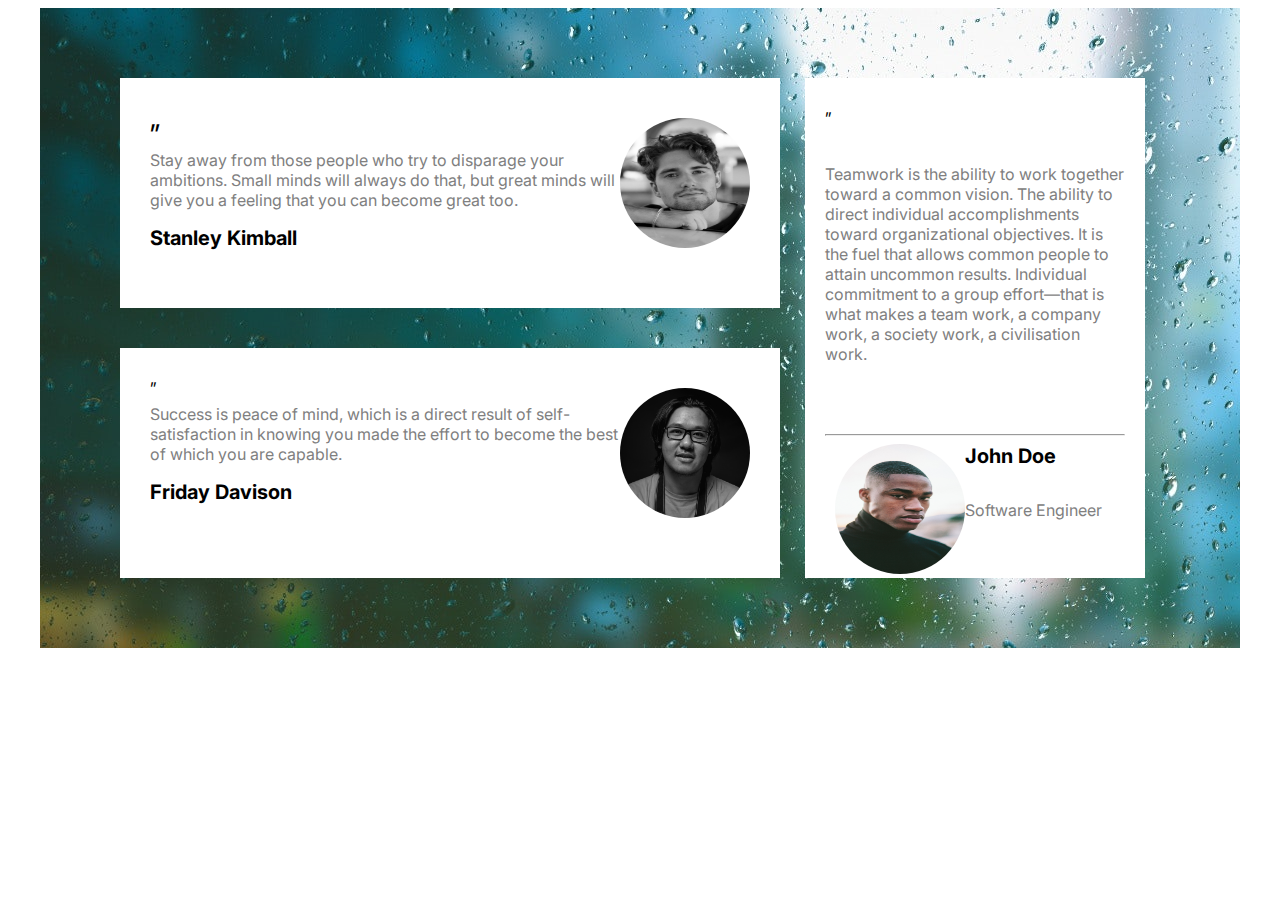
<file: 01/index.html>
<!DOCTYPE html>
<html lang="en">

<head>
    <meta charset="UTF-8">
    <meta name="viewport" content="width=device-width, initial-scale=1.0">
    <link rel="stylesheet" href="forum.css">
    <title>Forum</title>
</head>

<body>

    <div class="container">


            <div class="first-container">
                
                
                <div class="person1">
                    <div class="quote">&bdquo;</div>
                    <div class="person-img">
                        <img src="./images/person1.jpg" alt="">
                    </div>
                    <p>Stay away from those people who try to disparage your ambitions. Small minds will always do that,
                        but
                        great
                        minds will give you a feeling that you can become great too.</p>
                    

                    <span class="name">Stanley Kimball</span>
                </div>

                <div class="person2">
                    &bdquo;
                    <div class="person-img">
                        <img src="./images/person2.jpg" alt="">
                    </div>
                    <p>Success is peace of mind, which is a direct result of self-satisfaction in knowing you made the
                        effort to
                        become
                        the best of which you are capable.</p>

                    <span class="name">Friday Davison</span>
                </div>
            </div>
            <div class="second-container">

                <div class="person3">
                    &bdquo;
                  
                    <p>Teamwork is the ability to work together toward a common vision. The ability to direct individual
                        accomplishments toward organizational objectives. It is the fuel that allows common people to
                        attain
                        uncommon
                        results. Individual commitment to a group effort—that is what makes a team work, a company work,
                        a
                        society
                        work,
                        a civilisation work.</p>
                        <hr>

                        <div class="person-img3">
                            <img src="./images/person3.jpg" alt="">
                        </div>
                    <span class="name">John Doe</span>
                    <p class="img-text">Software Engineer</p>
                </div>
            </div>
    </div>
</body>

</html>
</file>
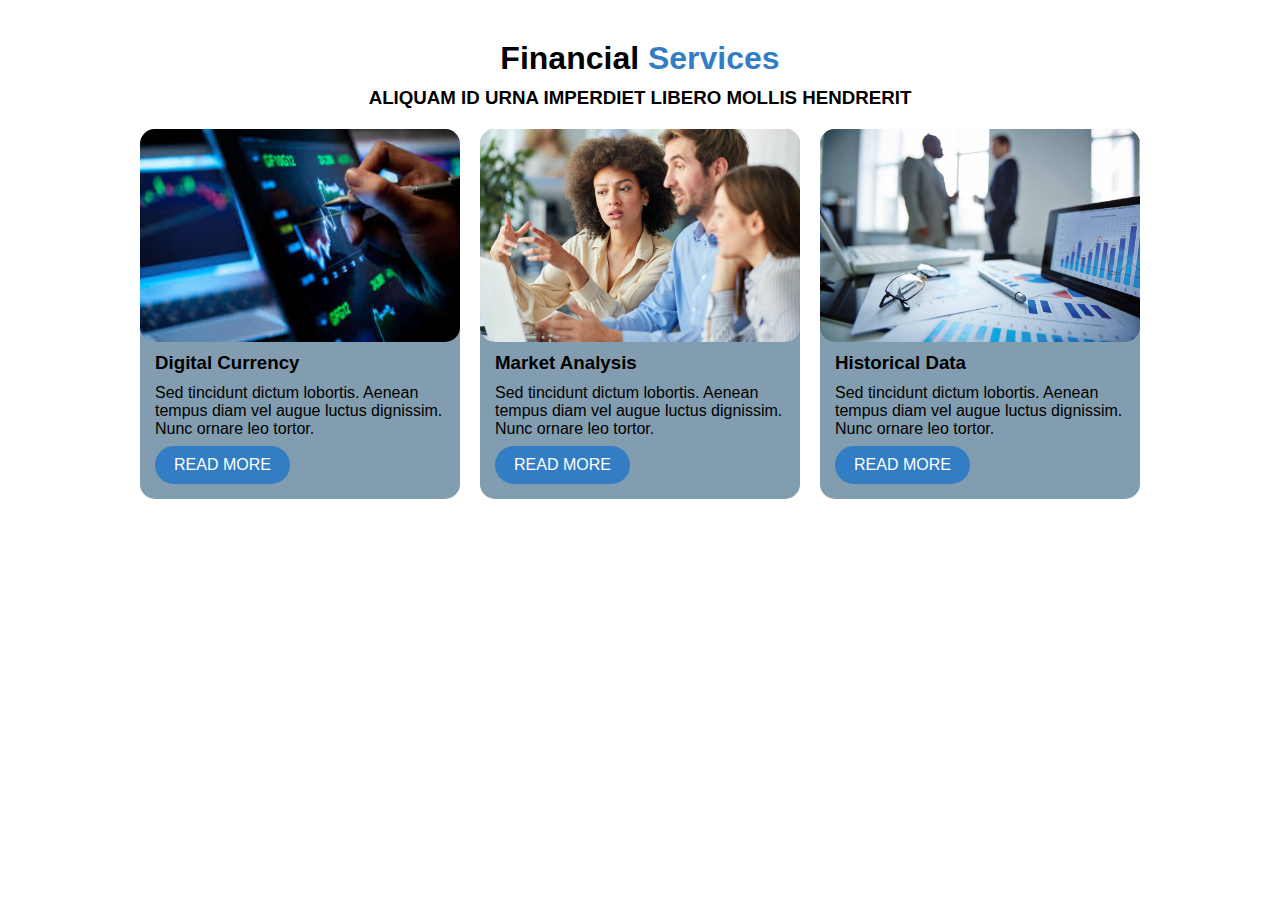
<file: Exam-21.12.22/index.html>
<!DOCTYPE html>
<html lang="en">

<head>
    <meta charset="UTF-8">
    <meta name="viewport" content="width=device-width, initial-scale=1.0">
    <link rel="stylesheet" href="financial.css">
    <title>Financial Services</title>
</head>

<body>

    <div class="container">

        <header class="heading">
            <h1>Financial <span>Services</span></h1>
            <h3>ALIQUAM ID URNA IMPERDIET LIBERO MOLLIS HENDRERIT</h3>
        </header>

        <section class="card-list">

            <article class="card">
                <img src="images/picture1.jpg" alt="">
                <div class="content">
                    <h3>Digital Currency</h3>
                    <p>Sed tincidunt dictum lobortis. Aenean tempus diam vel augue luctus dignissim. Nunc ornare leo
                        tortor.
                    </p>
                    <p class="button">READ MORE</p>
                </div>
            </article>

            <article class="card">
                <img src="images/picture2.jpg" alt="">
                <div class="content">
                    <h3>Market Analysis</h3>
                    <p>Sed tincidunt dictum lobortis. Aenean tempus diam vel augue luctus dignissim. Nunc ornare leo
                        tortor.</p>
                    <p class="button">READ MORE</p>
                </div>
            </article>

            <article class="card">
                <img src="images/picture3.jpg" alt="">
                <div class="content">
                    <h3>Historical Data</h3>
                    <p>Sed tincidunt dictum lobortis. Aenean tempus diam vel augue luctus dignissim. Nunc ornare leo
                        tortor.
                    </p>
                    <p class="button">READ MORE</p>
                </div>
            </article>
        </section>

    </div>

</body>

</html>
</file>
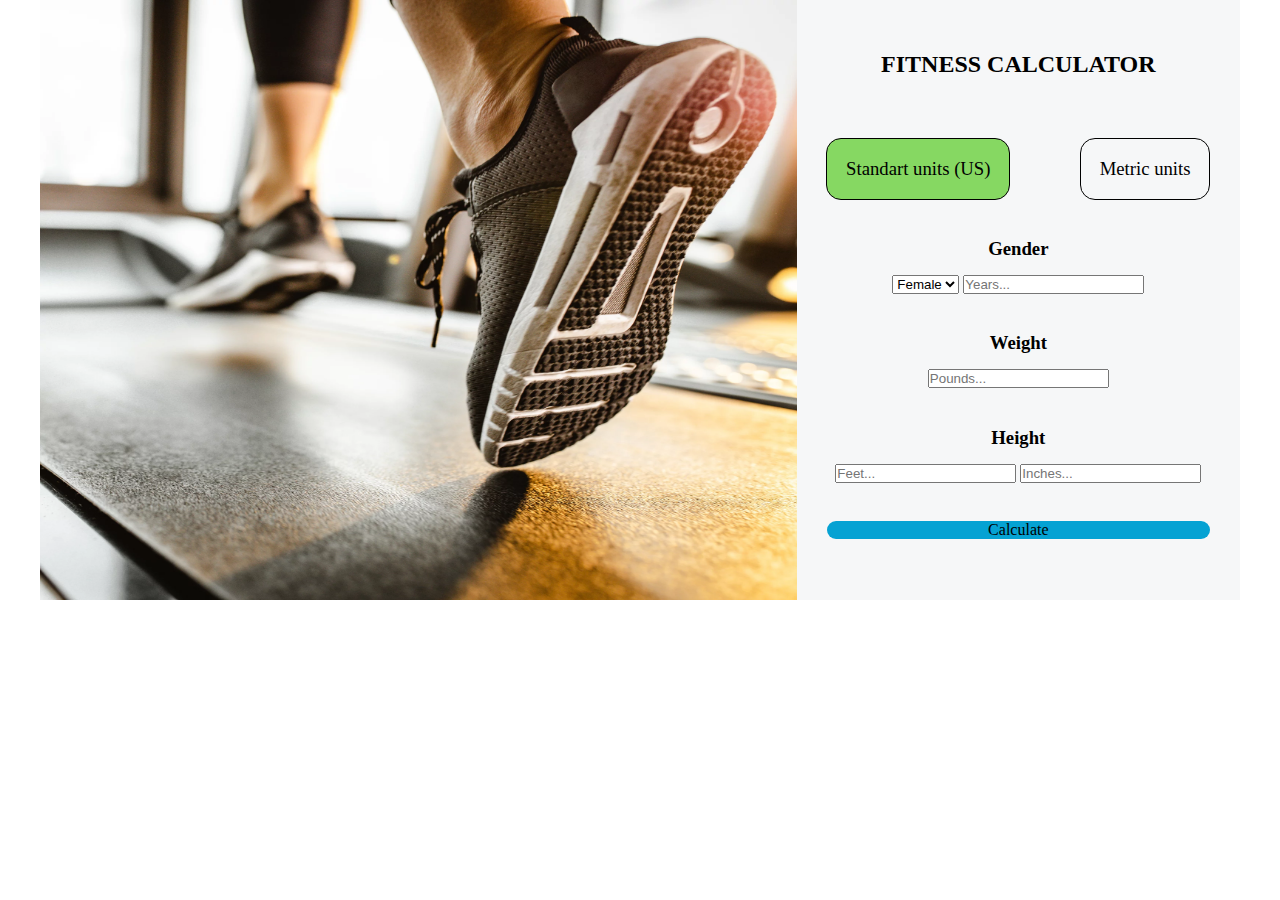
<file: Exam-30.10.22/index.html>
<!DOCTYPE html>
<html lang="en">

<head>
    <meta charset="UTF-8">
    <meta name="viewport" content="width=device-width, initial-scale=1.0">
    <link rel="stylesheet" href="fitness.css">
    <title>Fitness Calculator</title>
</head>

<body>

    <div class="container">
        <div class="img-container">
            <img src="./image/calculator.png" alt="Calculator">
        </div>

        <div class="content">

            <h2>FITNESS CALCULATOR</h2>

            <div class="metrics">
                <h3 class="standart">Standart units (US)</h3>
                <h3 class="metric">Metric units</h3>
            </div>

            <div class="info">
                <div class="gender">
                    <h3>Gender</h3>
                    <select name="gender" id="gender">
                        <option value="female">Female</option>
                        <option value="male">Male</option>
                        <option value="other">Other</option>
                    </select>
                    <input type="text" placeholder="Years...">
                </div>

                <div class="weight">
                    <h3>Weight</h3>
                    <input type="text" placeholder="Pounds...">
                </div>

                <div class="height">
                    <h3>Height</h3>
                    <input type="text" placeholder="Feet...">
                    <input type="text" placeholder="Inches...">
                </div>
            </div>

            <p>Calculate</p>
        </div>
    </div>
</body>

</html>
</file>
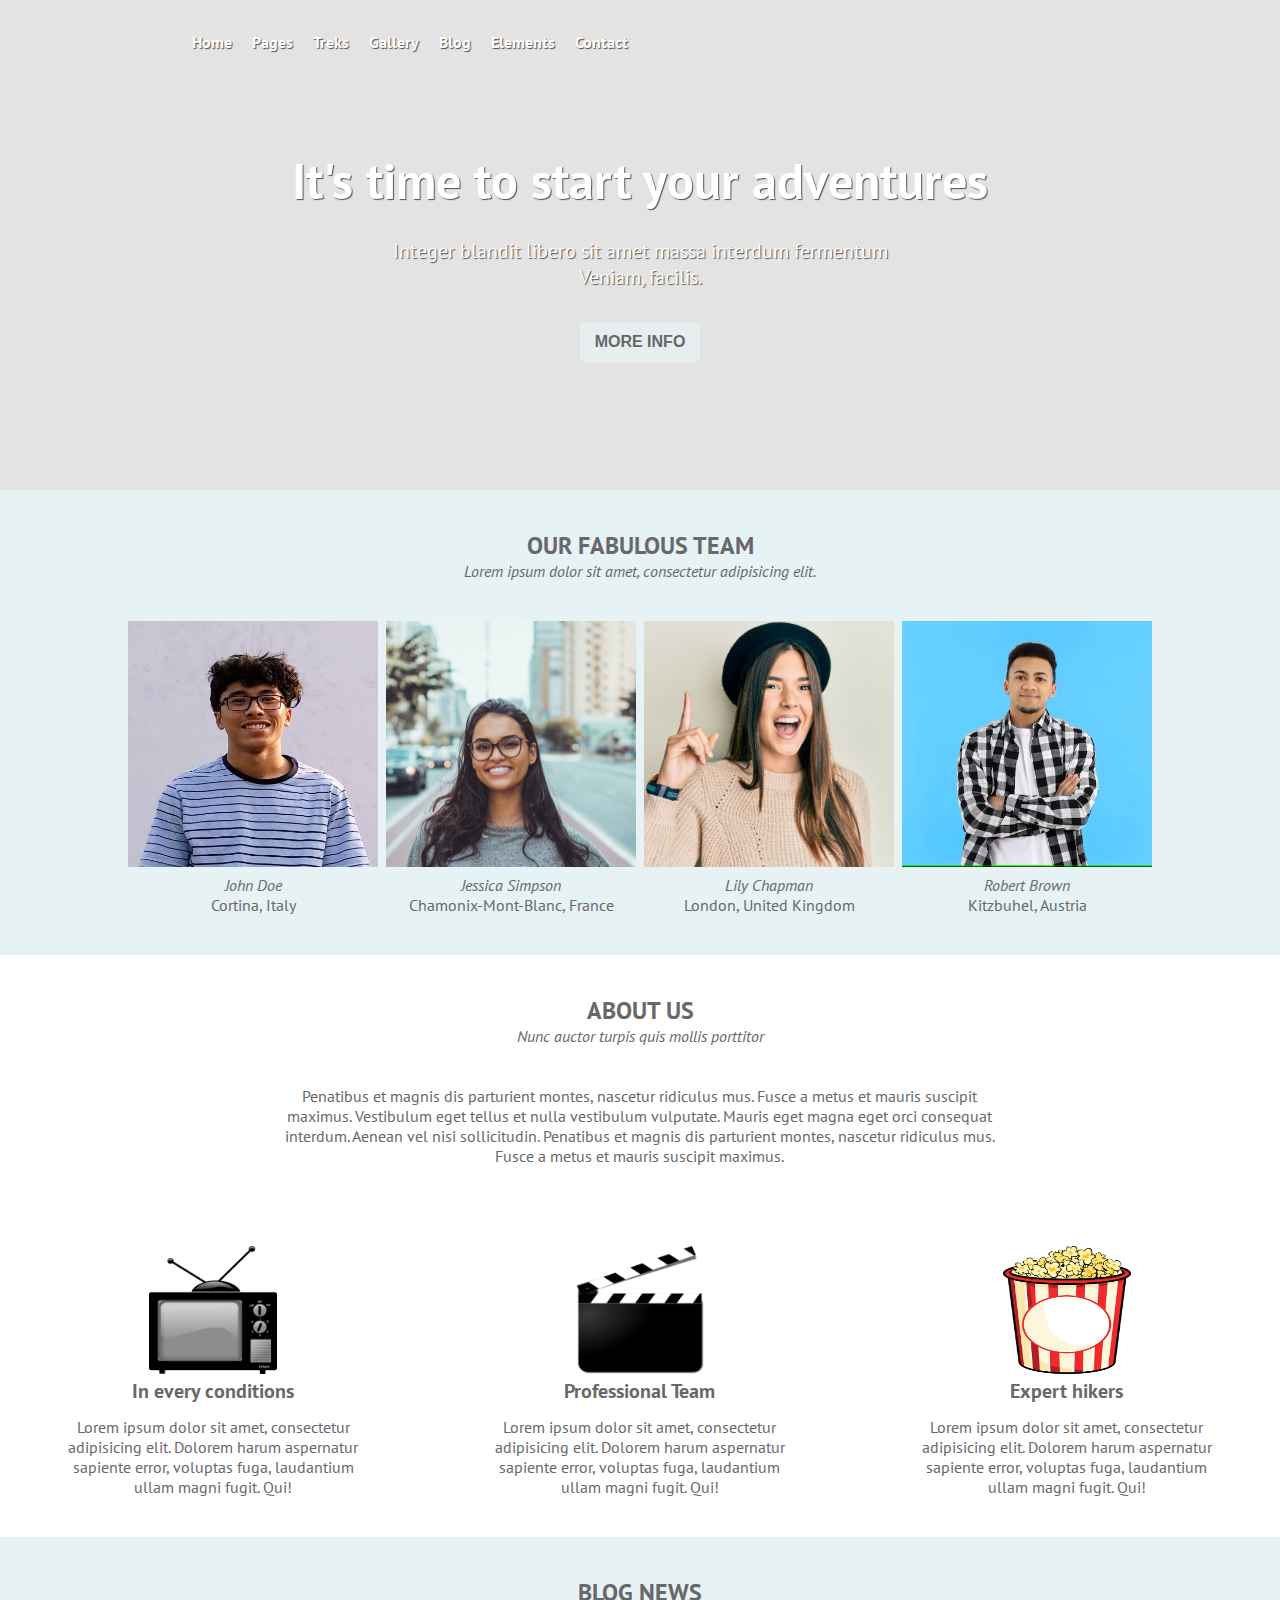
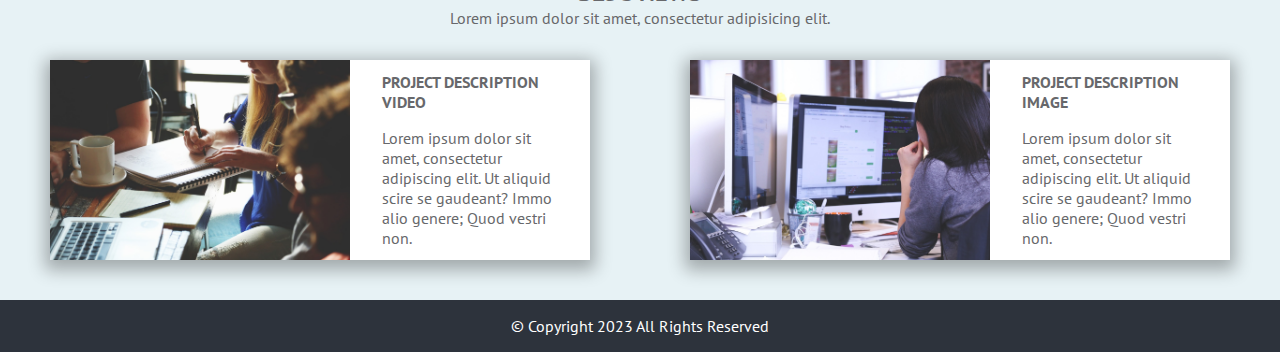
<file: MovieTeamResponsive/index.html>
<!DOCTYPE html>
<html lang="en">

<head>
    <link rel="stylesheet" href="style.css">
    <link rel="stylesheet" href="responsive.css">
    <meta charset="UTF-8">
    <meta name="viewport" content="width=device-width, initial-scale=1.0">
    <meta http-equiv="X-UA-Compatible" content="ie=edge">
    <title>Movie Team</title>
</head>

<body>
    <header>
        <nav>   
            <ul>
                <li><a href="#">Home</a></li>
                <li><a href="#">Pages</a></li>
                <li><a href="#">Treks</a></li>
                <li><a href="#">Gallery</a></li>
                <li><a href="#">Blog</a></li>
                <li><a href="#">Elements</a></li>
                <li><a href="#">Contact</a></li>
            </ul>
        </nav>
        <section class="header-title">
            <h1>It's time to start your adventures</h1>
            <p>Integer blandit libero sit amet massa interdum fermentum</p>
            <p>Veniam, facilis.</p>
            <button>MORE INFO</button>
        </section>
    </header>
    <main>
        <section class="team-description">
            <div class="team-description-wrapper">
                <h3>OUR FABULOUS TEAM</h3>
                <p>Lorem ipsum dolor sit amet, consectetur adipisicing elit.</p>
                <ul>
                    <li>
                        <img src="./images/people1.jpg" alt="pic">
                        <p>John Doe</p>
                        <p>Cortina, Italy</p>
                    </li>
                    <li>
                        <img src="./images/people2.jpg" alt="pic">
                        <p>Jessica Simpson</p>
                        <p>Chamonix-Mont-Blanc, France</p>
                    </li>
                    <li>
                        <img src="./images/people3.jpg" alt="pic">
                        <p>Lily Chapman</p>
                        <p>London, United Kingdom</p>
                    </li>
                    <li>
                        <img src="./images/people4.jpg" alt="pic">
                        <p>Robert Brown</p>
                        <p>Kitzbuhel, Austria</p>
                    </li>
                </ul>
            </div>
        </section>
        <section class="about-us">
            <h3>ABOUT US</h3>
            <p>Nunc auctor turpis quis mollis porttitor</p>
            <p>Penatibus et magnis dis parturient montes, nascetur ridiculus mus. Fusce a metus et mauris suscipit
                maximus. Vestibulum eget tellus et nulla vestibulum vulputate. Mauris eget magna eget orci consequat
                interdum. Aenean vel nisi sollicitudin. Penatibus et magnis dis parturient montes, nascetur ridiculus
                mus. Fusce a metus et mauris suscipit maximus.</p>
        </section>
        <section class="choose-us">
            <ul>
                <li>
                    <img src="./images/vector1.png" alt="cloud">
                    <h4>In every conditions</h4>
                    <p>Lorem ipsum dolor sit amet, consectetur adipisicing elit. Dolorem harum aspernatur sapiente
                        error,
                        voluptas fuga, laudantium ullam magni fugit. Qui!</p>
                </li>
                <li>
                    <img src="./images/vector2.png" alt="bag">
                    <h4>Professional Team</h4>
                    <p>Lorem ipsum dolor sit amet, consectetur adipisicing elit. Dolorem harum aspernatur sapiente
                        error,
                        voluptas fuga, laudantium ullam magni fugit. Qui!</p>
                </li>
                <li>
                    <img src="./images/vector3.png" alt="knife">
                    <h4>Expert hikers</h4>
                    <p>Lorem ipsum dolor sit amet, consectetur adipisicing elit. Dolorem harum aspernatur sapiente
                        error,
                        voluptas fuga, laudantium ullam magni fugit. Qui!</p>
                </li>
            </ul>

        </section>
        <section class="blog-news">
            <h3>BLOG NEWS</h3>
            <p>Lorem ipsum dolor sit amet, consectetur adipisicing elit.</p>
            <ul class="blog-list">
                <li class="item">
                    <section class="avatar">
                        <img src="./images/project1.jpg">
                    </section>
                    <section class="content">
                        <h4>PROJECT DESCRIPTION VIDEO</h4>
                        <p>Lorem ipsum dolor sit amet, consectetur adipiscing elit. Ut aliquid
                            scire se gaudeant? Immo
                            alio genere; Quod vestri non.</p>
                    </section>
                </li>
                <li class="item">
                    <section class="avatar">
                        <img src="./images/project2.jpg">
                    </section>
                    <section class="content">
                        <h4>PROJECT DESCRIPTION IMAGE</h4>
                        <p>Lorem ipsum dolor sit amet, consectetur adipiscing elit. Ut aliquid
                            scire se gaudeant? Immo
                            alio genere; Quod vestri non.</p>
                    </section>
                </li>
            </ul>

        </section>
    </main>
    <footer>
        <p>© Copyright 2023 All Rights Reserved</p>
    </footer>
</body>

</html>
</file>
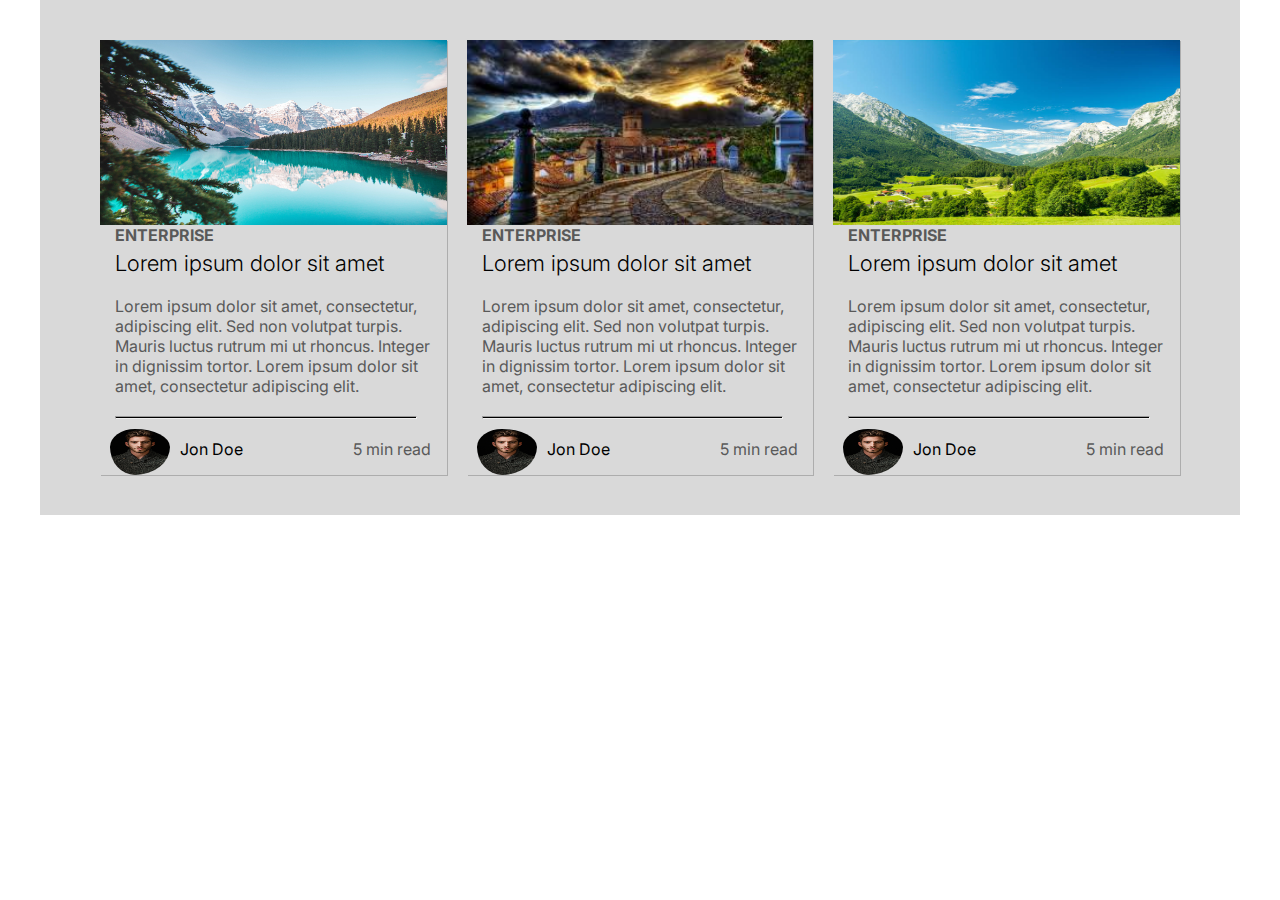
<file: Exam-18.06.23/01/index.html>
<!DOCTYPE html>
<html lang="en">

<head>
    <meta charset="UTF-8">
    <meta name="viewport" content="width=device-width, initial-scale=1.0">
    <link rel="stylesheet" href="enterprise.css">
    <title>Enterprise</title>
</head>

<body>

    <div class="container">

        <article class="card">

            <img src="./images/photo1.jpeg" alt="pic">

            <div class="content">
                <h4>ENTERPRISE</h4>
                <p class="heading">Lorem ipsum dolor sit amet</p>
                <p>Lorem ipsum dolor sit amet, consectetur, adipiscing elit. Sed non volutpat turpis. Mauris luctus
                    rutrum
                    mi ut rhoncus. Integer in dignissim tortor. Lorem ipsum dolor sit amet, consectetur adipiscing elit.
                </p>
                <hr>
                
            </div>
            <div class="creator">

                <img class="person" src="./images/men.jpg" alt="">
                <span class="men">Jon Doe</span>

                <span class="time">5 min read</span>
            </div>
                


        </article>

        <article class="card">

            <img src="./images/photo2.jpg" alt="pic">
            <div class="content">
                <h4>ENTERPRISE</h4>
                <p class="heading">Lorem ipsum dolor sit amet</p>
                <p>Lorem ipsum dolor sit amet, consectetur, adipiscing elit. Sed non volutpat turpis. Mauris luctus
                    rutrum
                    mi ut rhoncus. Integer in dignissim tortor. Lorem ipsum dolor sit amet, consectetur adipiscing elit.
                </p>
                <hr>
            </div>
            <div class="creator">

                <img class="person" src="./images/men.jpg" alt="">
                <span class="men">Jon Doe</span>

                <span class="time">5 min read</span>
            </div>

        </article>

        <article class="card">
            <img src="./images/photo3.jpg" alt="pic">
            <div class="content">
                <h4>ENTERPRISE</h4>
                <p class="heading">Lorem ipsum dolor sit amet</p>

                <p>Lorem ipsum dolor sit amet, consectetur, adipiscing elit. Sed non volutpat turpis. Mauris luctus
                    rutrum
                    mi ut rhoncus. Integer in dignissim tortor. Lorem ipsum dolor sit amet, consectetur adipiscing elit.
                </p>
                <hr>

                
            </div>
            <div class="creator">

                <img class="person" src="./images/men.jpg" alt="">
                <span class="men">Jon Doe</span>

                <span class="time">5 min read</span>
            </div>

        </article>
    </div>



</body>

</html>
</file>
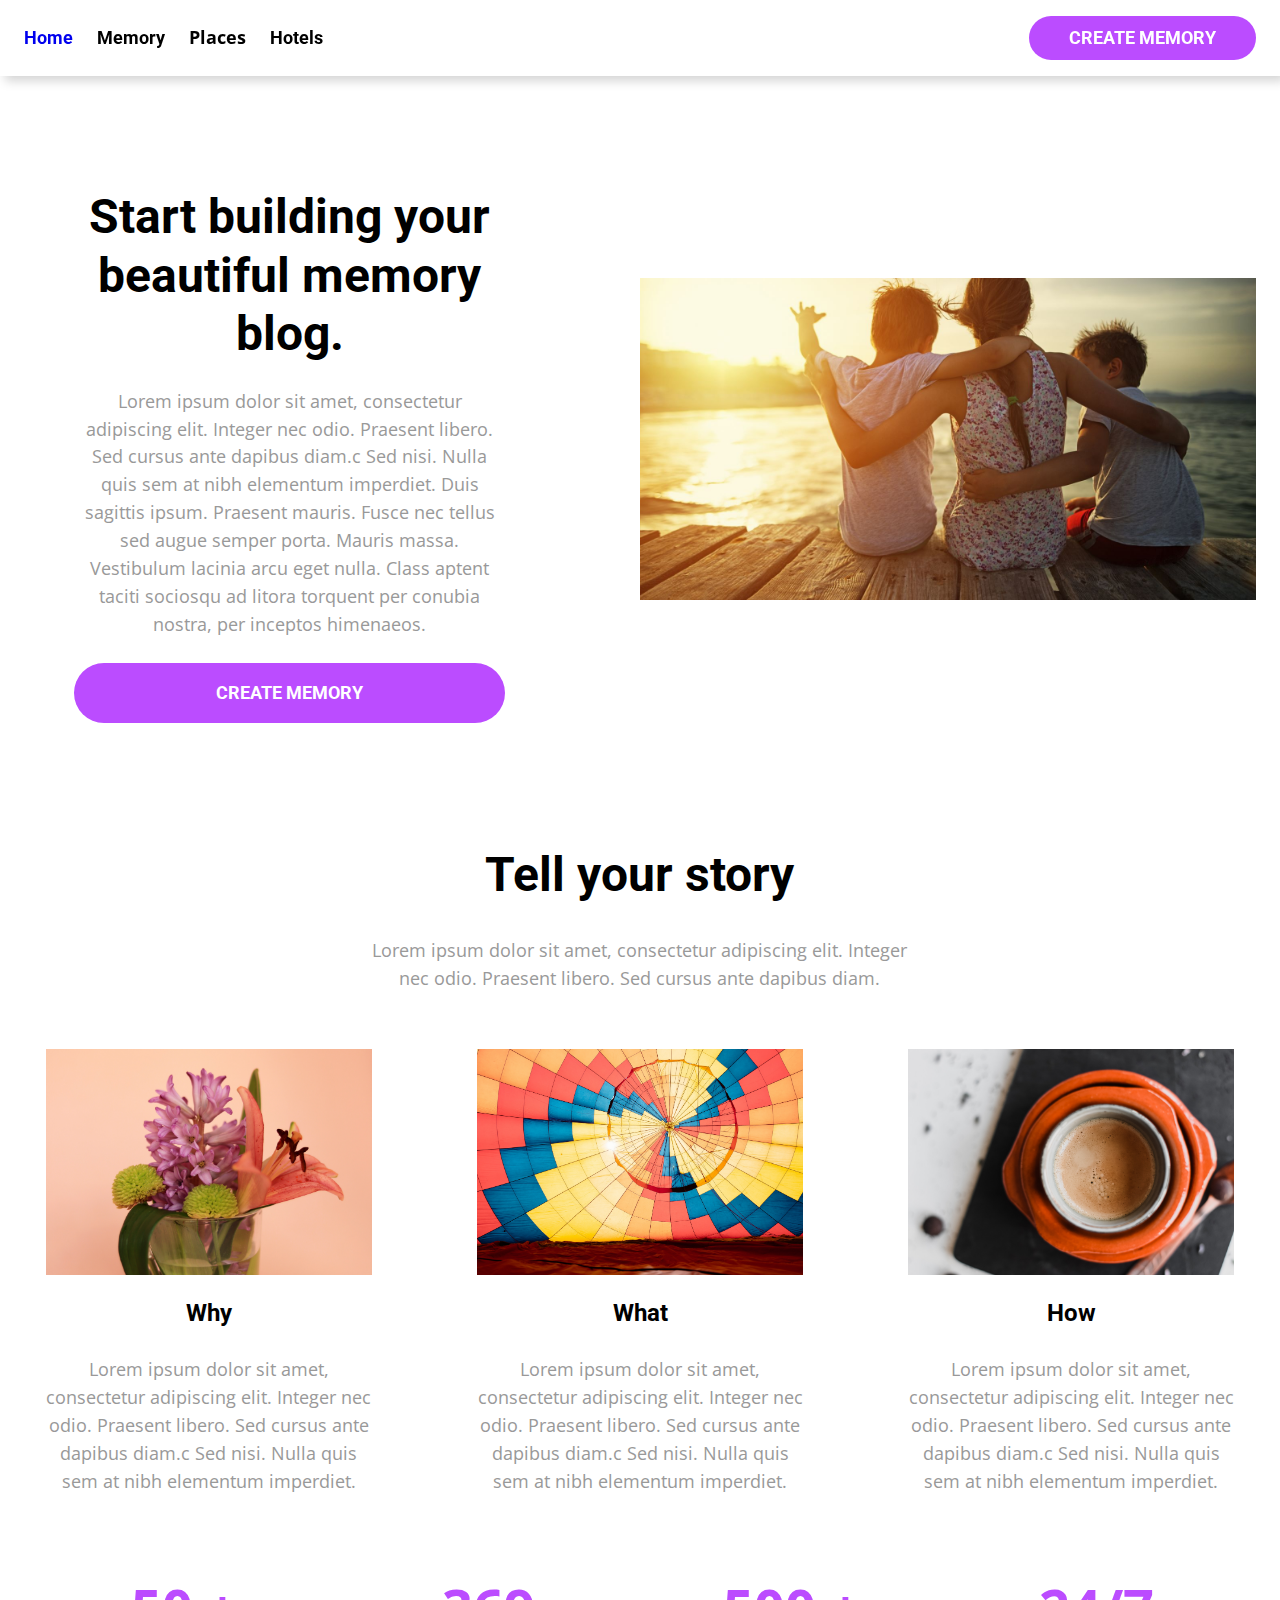
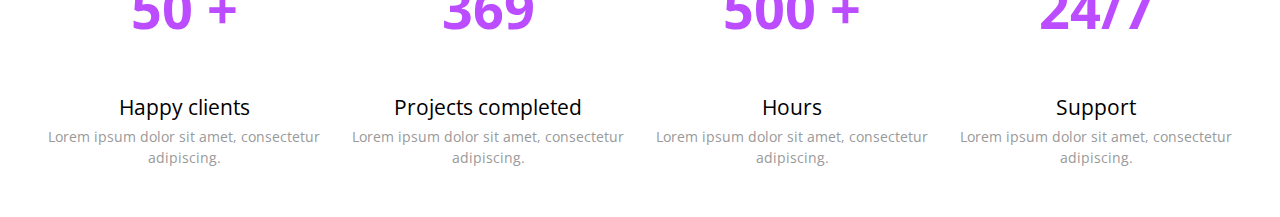
<file: Exam-18.06.23/02/index.html>
<!DOCTYPE html>
<html lang="en">

<head>
  <title>Build Dreams</title>
  <meta name="viewport" content="width=device-width, initial-scale=1.0" />
  <meta charset="utf-8" />
  <link rel="stylesheet" href="./style.css" />
  <link rel="stylesheet" href="./responsive.css" />
</head>

<body>
  <div>
    <div class="home-container">
      <div data-role="Header" class="home-navbar-container">
        <div class="home-navbar">
          <div class="home-links-container">
            <a href="#" class="home-link Anchor">Home</a>
            <span class="home-link1 Anchor">Memory</span>
            <span class="home-link2">Places</span>
            <span class="home-link3 Anchor">Hotels</span>
          </div>
          <div class="home-cta-container">
            <button class="home-cta-btn button Anchor">CREATE MEMORY</button>
          </div>
        </div>
      </div>
      <div class="home-hero">
        <div class="home-hero-text-container">
          <h1 class="home-heading">
            <span class="home-text">
              Start building your beautiful memory blog.
            </span>
            <span class="Section-Heading"></span>
          </h1>
          <span class="home-text02 Section-Text">
            Lorem ipsum dolor sit amet, consectetur adipiscing elit. Integer
            nec odio. Praesent libero. Sed cursus ante dapibus diam.c Sed
            nisi. Nulla quis sem at nibh elementum imperdiet. Duis sagittis
            ipsum. Praesent mauris. Fusce nec tellus sed augue semper porta.
            Mauris massa. Vestibulum lacinia arcu eget nulla. Class aptent
            taciti sociosqu ad litora torquent per conubia nostra, per
            inceptos himenaeos.
          </span>
          <button class="home-cta-btn2 button Anchor">CREATE MEMORY</button>
        </div>
        <img alt="image"
          src="./images/happy_memory.jpg"
          class="home-image1" />
      </div>
      <div id="features" class="home-features">
        <div class="home-heading-container">
          <h2 class="home-text03 Section-Heading">Tell your story</h2>
          <span class="home-text04 Section-Text">
            Lorem ipsum dolor sit amet, consectetur adipiscing elit. Integer
            nec odio. Praesent libero. Sed cursus ante dapibus diam.
          </span>
        </div>
        <div class="home-cards-container">
          <div class="home-feature-card">
            <img alt="image"
              src="./images/flowers.jpg"
              class="home-image2" />
            <span class="home-heading1 Card-Heading">Why</span>
            <span class="home-text05 Card-Text">
              Lorem ipsum dolor sit amet, consectetur adipiscing elit. Integer
              nec odio. Praesent libero. Sed cursus ante dapibus diam.c Sed
              nisi. Nulla quis sem at nibh elementum imperdiet.
            </span>
          </div>
          <div class="home-feature-card1">
            <img alt="image"
              src="./images/balloon.jpg"
              class="home-image3" />
            <span class="home-heading2 Card-Heading">What</span>
            <span class="home-text06 Card-Text">
              Lorem ipsum dolor sit amet, consectetur adipiscing elit. Integer
              nec odio. Praesent libero. Sed cursus ante dapibus diam.c Sed
              nisi. Nulla quis sem at nibh elementum imperdiet.
            </span>
          </div>
          <div class="home-feature-card2">
            <img alt="image"
              src="./images/coffee.jpg"
              class="home-image4" />
            <span class="home-heading3 Card-Heading">How</span>
            <span class="home-text07 Card-Text">
              Lorem ipsum dolor sit amet, consectetur adipiscing elit. Integer
              nec odio. Praesent libero. Sed cursus ante dapibus diam.c Sed
              nisi. Nulla quis sem at nibh elementum imperdiet.
            </span>
          </div>
        </div>
      </div>
      <div class="home-stats">
        <div class="home-stat">
          <h1 class="home-text08">
            <span>50</span>
            <span>+</span>
          </h1>
          <span class="home-text11">Happy clients</span>
          <span class="home-text12">
            Lorem ipsum dolor sit amet, consectetur adipiscing.
          </span>
        </div>
        <div class="home-stat1">
          <h1 class="home-text13"><span>369</span></h1>
          <span class="home-text15">Projects completed</span>
          <span class="home-text16">
            Lorem ipsum dolor sit amet, consectetur adipiscing.
          </span>
        </div>
        <div class="home-stat2">
          <h1 class="home-text17">
            <span>500</span>
            <span>+</span>
          </h1>
          <span class="home-text20">Hours</span>
          <span class="home-text21">
            Lorem ipsum dolor sit amet, consectetur adipiscing.
          </span>
        </div>
        <div class="home-stat3">
          <h1 class="home-text22"><span>24/7</span></h1>
          <span class="home-text24">Support</span>
          <span class="home-text25">
            Lorem ipsum dolor sit amet, consectetur adipiscing.
          </span>
        </div>
      </div>
    </div>
  </div>
</body>

</html>
</file>
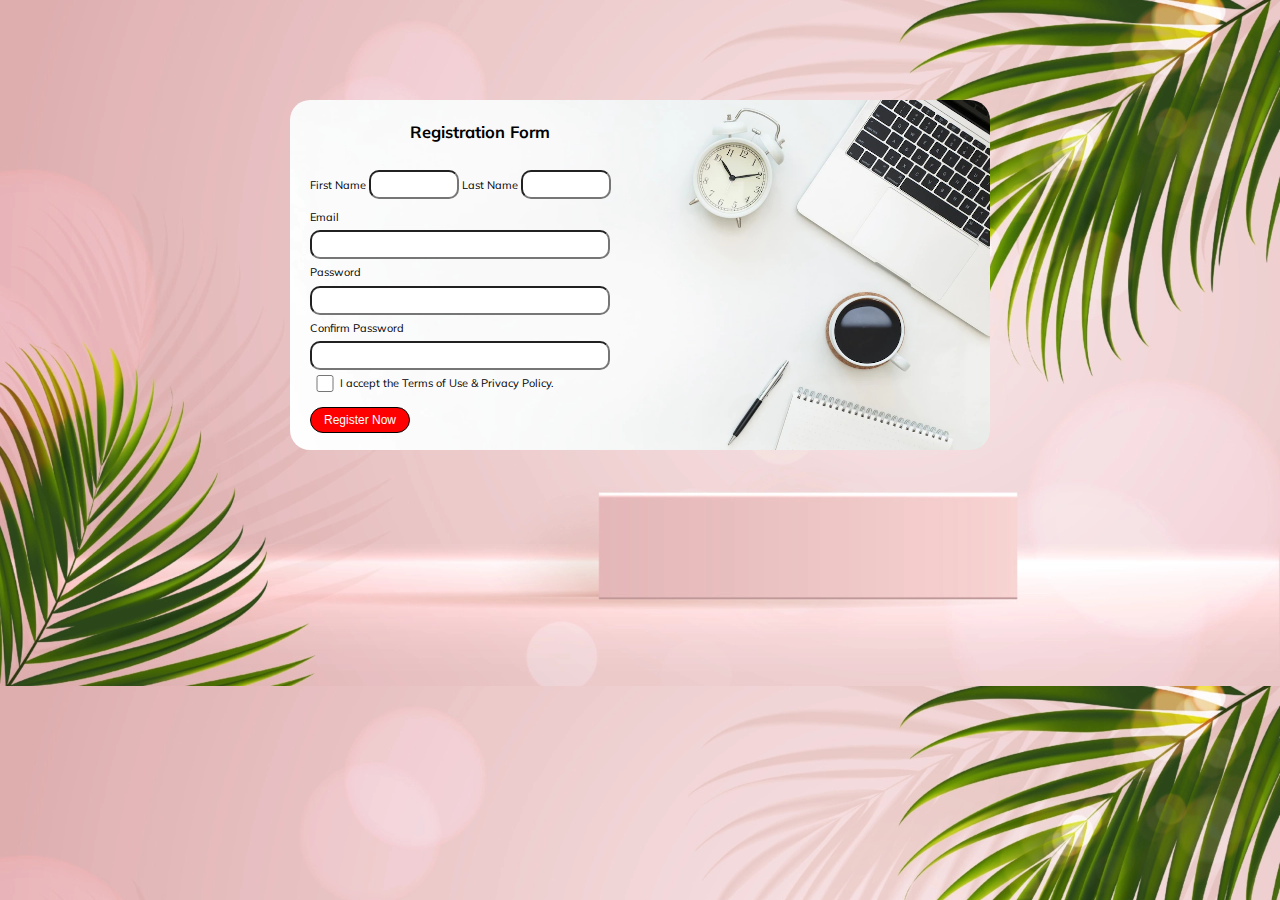
<file: Exam-18.08.22/01/index.html>
<!DOCTYPE html>
<html lang="en">

<head>
    <meta charset="UTF-8">
    <meta name="viewport" content="width=device-width, initial-scale=1.0">
    <link rel="stylesheet" href="register.css">
    <title>Document</title>
</head>

<body>

    <div class="form">
        <h2>Registration Form</h2>

            <div class="namearea">
                <label for="name" class="name">First Name</label>
                <input type="text" class="namefield">
                <label for="lname" class="lname">Last Name</label>
                <input type="text" class="lnamefield">
            </div>
            <label for="email" class="email">Email</label>
            <input type="text" class="emailfield">
            <label for="password" class="password">Password</label>
            <input type="text" class="passwordfield">
            <label for="confPass" class="confpass">Confirm Password</label>
            <input type="text" class="confpassfield">
            <div class="check">
                <input type="checkbox" class="checkbox">
                <p class="rules">I accept the Terms of Use & Privacy Policy.</p>
            </div>
            <button class="register">Register Now</button>

    </div>

</body>

</html>
</file>
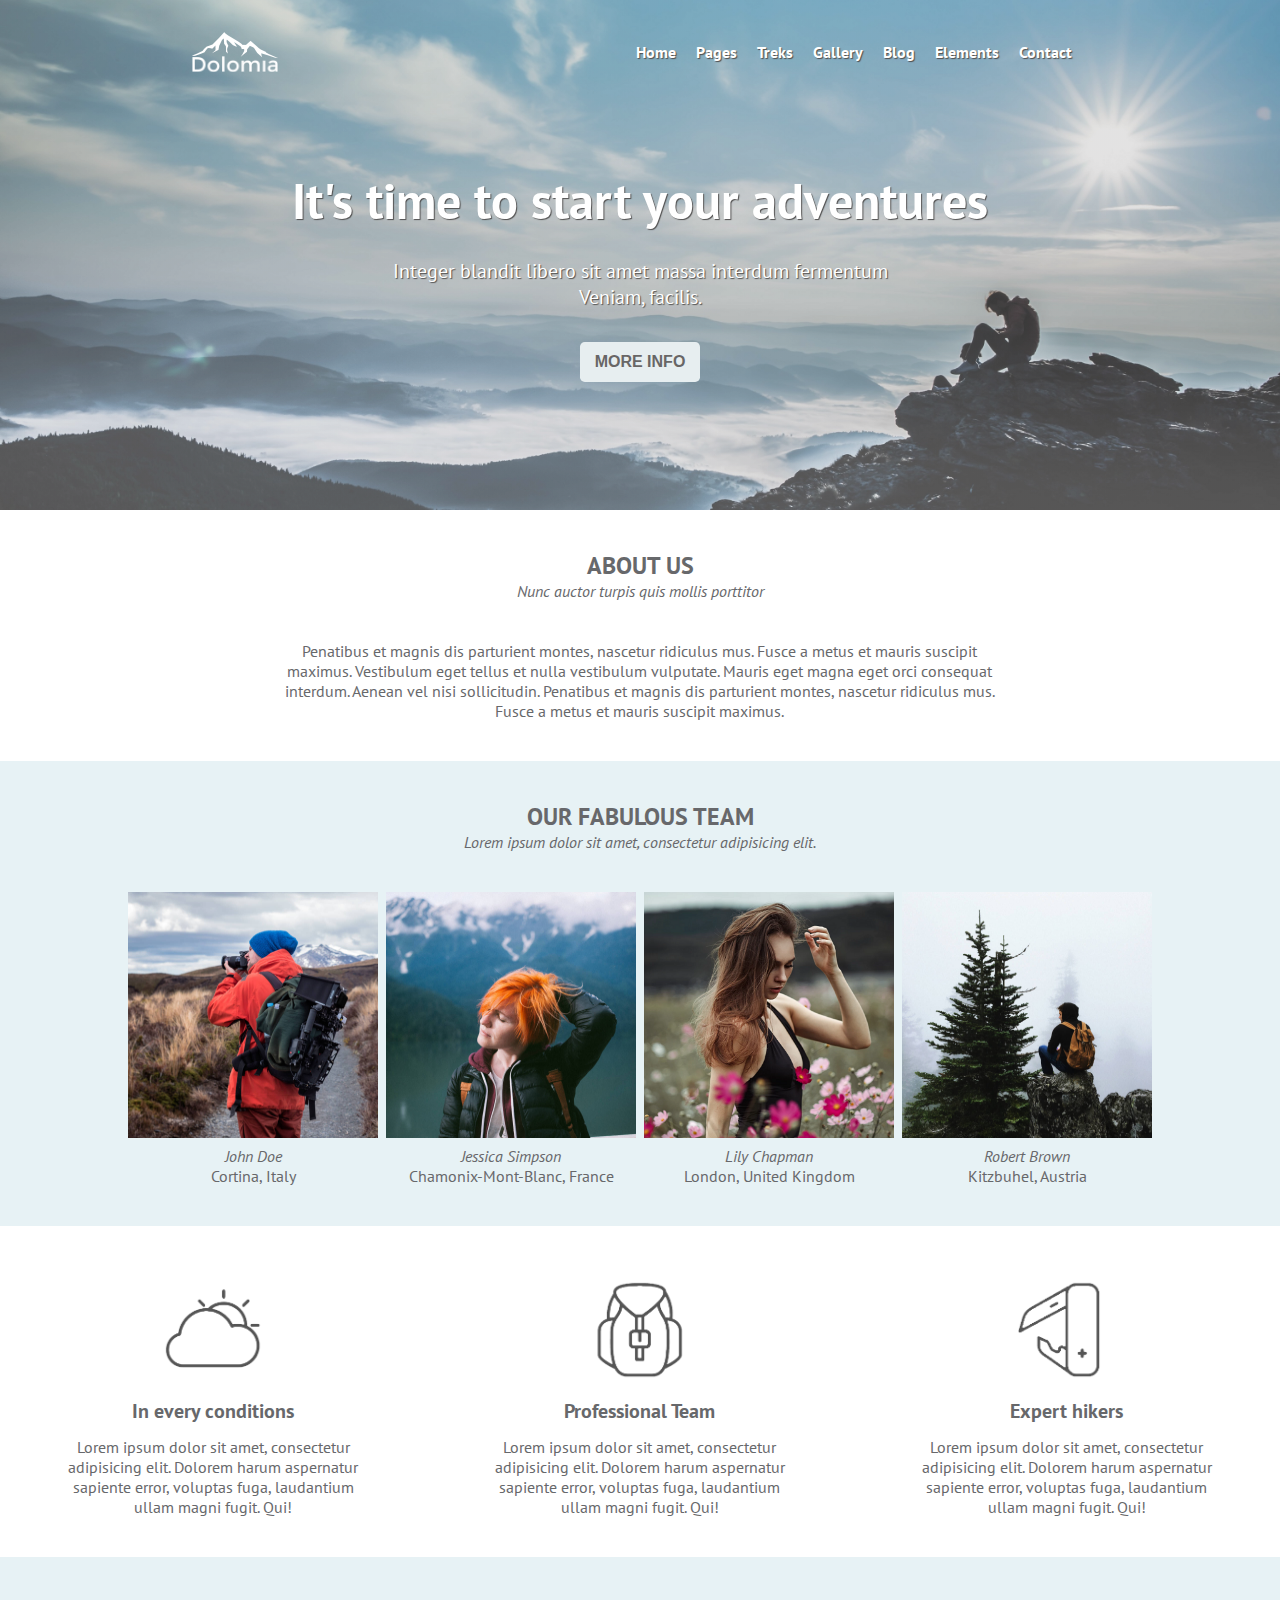
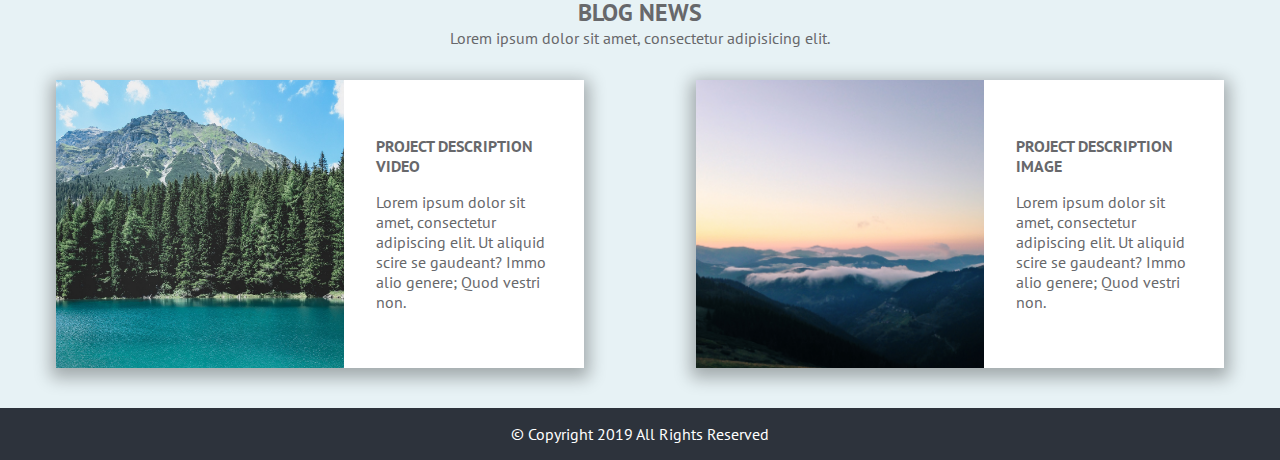
<file: Exam-18.08.22/02/index.html>
<!DOCTYPE html>
<html lang="en">

<head>
    <link rel="stylesheet" href="style.css">
    <link rel="stylesheet" href="responsive.css">
    <meta charset="UTF-8">
    <meta name="viewport" content="width=device-width, initial-scale=1.0">
    <meta http-equiv="X-UA-Compatible" content="ie=edge">
    <title>Mountain Landing</title>
</head>

<body>
    <header>
        <nav>
            <img src="./images/logo_white.png" alt="">
            <ul>
                <li><a href="#">Home</a></li>
                <li><a href="#">Pages</a></li>
                <li><a href="#">Treks</a></li>
                <li><a href="#">Gallery</a></li>
                <li><a href="#">Blog</a></li>
                <li><a href="#">Elements</a></li>
                <li><a href="#">Contact</a></li>
            </ul>
        </nav>
        <section class="header-title">
            <h1>It's time to start your adventures</h1>
            <p>Integer blandit libero sit amet massa interdum fermentum</p>
            <p>Veniam, facilis.</p>
            <button>MORE INFO</button>
        </section>
    </header>
    <main>
        <section class="about-us">
            <h3>ABOUT US</h3>
            <p>Nunc auctor turpis quis mollis porttitor</p>
            <p>Penatibus et magnis dis parturient montes, nascetur ridiculus mus. Fusce a metus et mauris suscipit
                maximus. Vestibulum eget tellus et nulla vestibulum vulputate. Mauris eget magna eget orci consequat
                interdum. Aenean vel nisi sollicitudin. Penatibus et magnis dis parturient montes, nascetur ridiculus
                mus. Fusce a metus et mauris suscipit maximus.</p>
        </section>
        <section class="team-description">
            <div class="team-description-wrapper">
                <h3>OUR FABULOUS TEAM</h3>
                <p>Lorem ipsum dolor sit amet, consectetur adipisicing elit.</p>
                <ul>
                    <li>
                        <img src="./images/person-1.jpg" alt="pic">
                        <p>John Doe</p>
                        <p>Cortina, Italy</p>
                    </li>
                    <li>
                        <img src="./images/person-2.jpg" alt="pic">
                        <p>Jessica Simpson</p>
                        <p>Chamonix-Mont-Blanc, France</p>
                    </li>
                    <li>
                        <img src="./images/person-3.png" alt="pic">
                        <p>Lily Chapman</p>
                        <p>London, United Kingdom</p>
                    </li>
                    <li>
                        <img src="./images/person-4.jpg" alt="pic">
                        <p>Robert Brown</p>
                        <p>Kitzbuhel, Austria</p>
                    </li>
                </ul>
            </div>
        </section>
        <section class="choose-us">
            <ul>
                <li>
                    <img src="./images/icon-1.png" alt="cloud">
                    <h4>In every conditions</h4>
                    <p>Lorem ipsum dolor sit amet, consectetur adipisicing elit. Dolorem harum aspernatur sapiente
                        error,
                        voluptas fuga, laudantium ullam magni fugit. Qui!</p>
                </li>
                <li>
                    <img src="./images/icon-2.png" alt="bag">
                    <h4>Professional Team</h4>
                    <p>Lorem ipsum dolor sit amet, consectetur adipisicing elit. Dolorem harum aspernatur sapiente
                        error,
                        voluptas fuga, laudantium ullam magni fugit. Qui!</p>
                </li>
                <li>
                    <img src="./images/icon-3.png" alt="knife">
                    <h4>Expert hikers</h4>
                    <p>Lorem ipsum dolor sit amet, consectetur adipisicing elit. Dolorem harum aspernatur sapiente
                        error,
                        voluptas fuga, laudantium ullam magni fugit. Qui!</p>
                </li>
            </ul>

        </section>
        <section class="blog-news">
            <h3>BLOG NEWS</h3>
            <p>Lorem ipsum dolor sit amet, consectetur adipisicing elit.</p>
            <ul class="blog-list">
                <li class="item">
                    <section class="avatar">
                        <img src="./images/blog-1.jpg">
                    </section>
                    <section class="content">
                        <h4>PROJECT DESCRIPTION VIDEO</h4>
                        <p>Lorem ipsum dolor sit amet, consectetur adipiscing elit. Ut aliquid
                            scire se gaudeant? Immo
                            alio genere; Quod vestri non.</p>
                    </section>
                </li>
                <li class="item">
                    <section class="avatar">
                        <img src="./images/blog-2.jpg">
                    </section>
                    <section class="content">
                        <h4>PROJECT DESCRIPTION IMAGE</h4>
                        <p>Lorem ipsum dolor sit amet, consectetur adipiscing elit. Ut aliquid
                            scire se gaudeant? Immo
                            alio genere; Quod vestri non.</p>
                    </section>
                </li>
            </ul>

        </section>
    </main>
    <footer>
        <p>© Copyright 2019 All Rights Reserved</p>
    </footer>
</body>

</html>
</file>
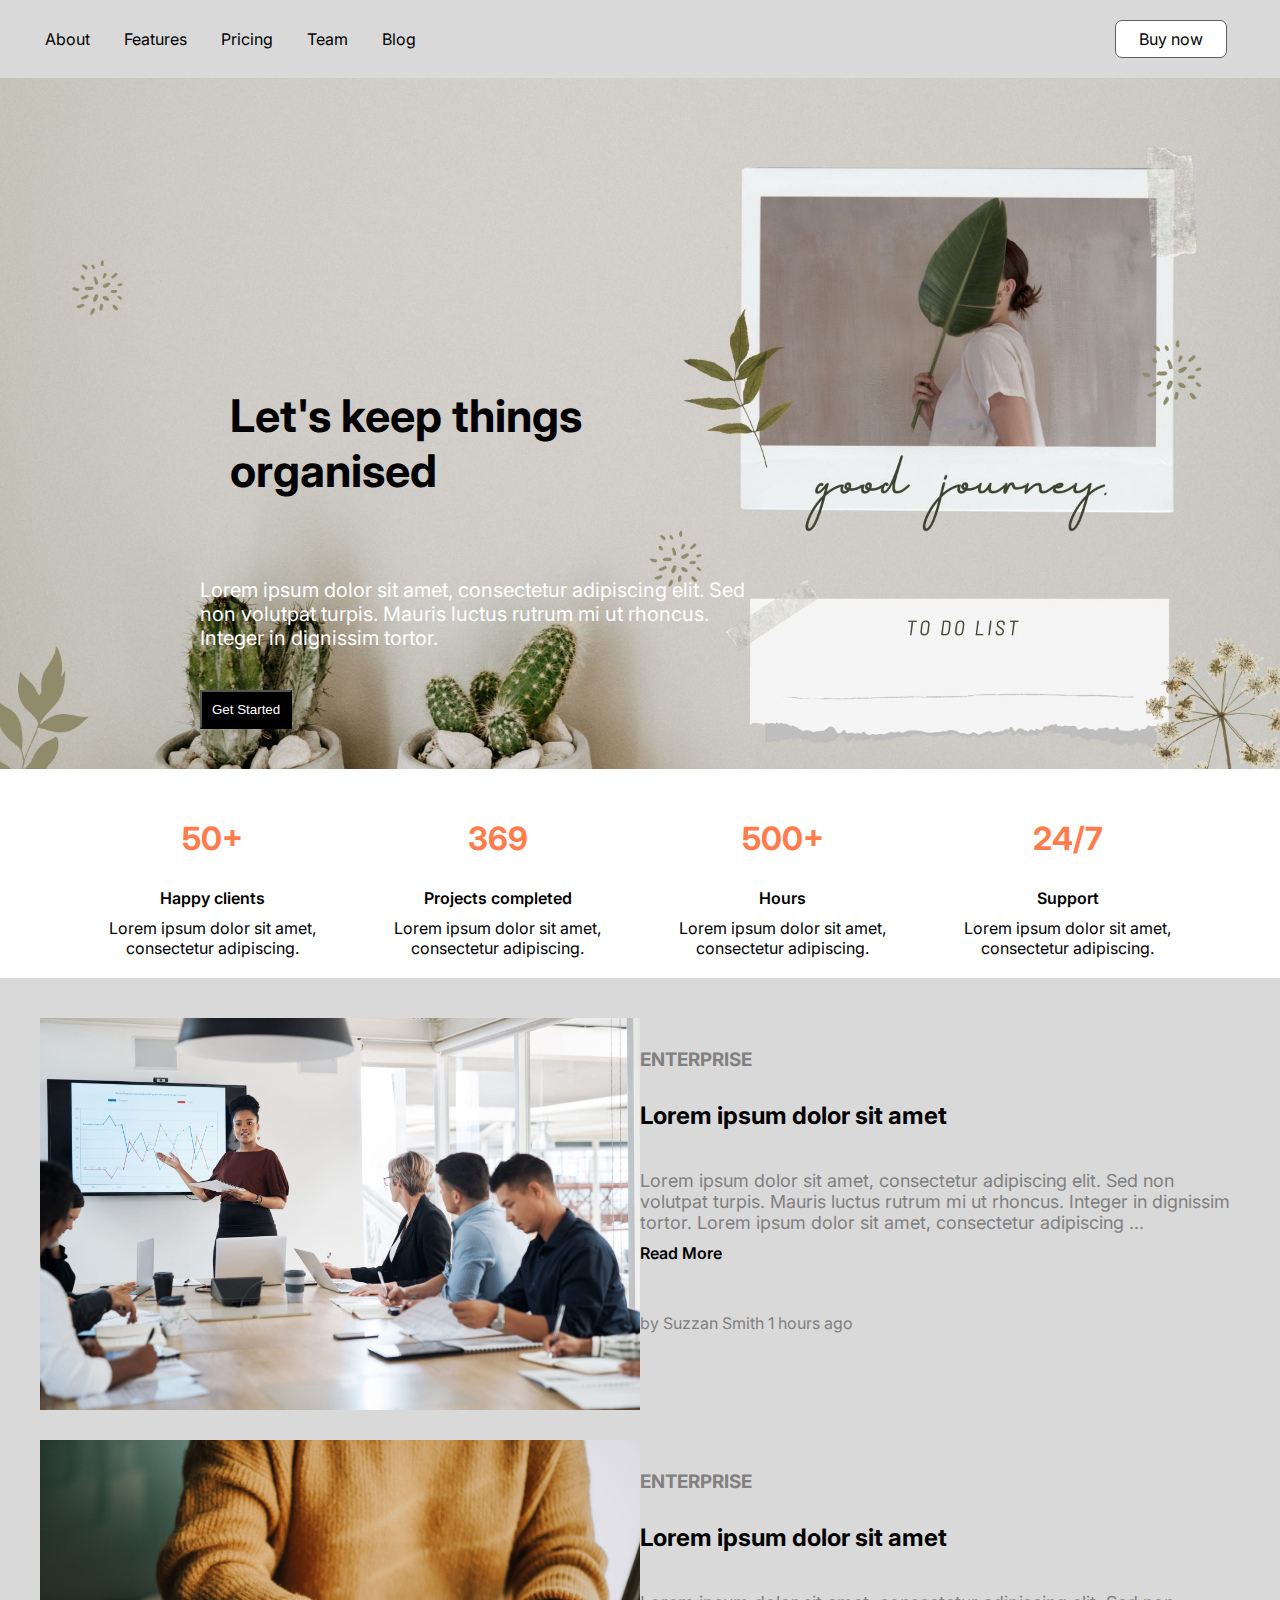
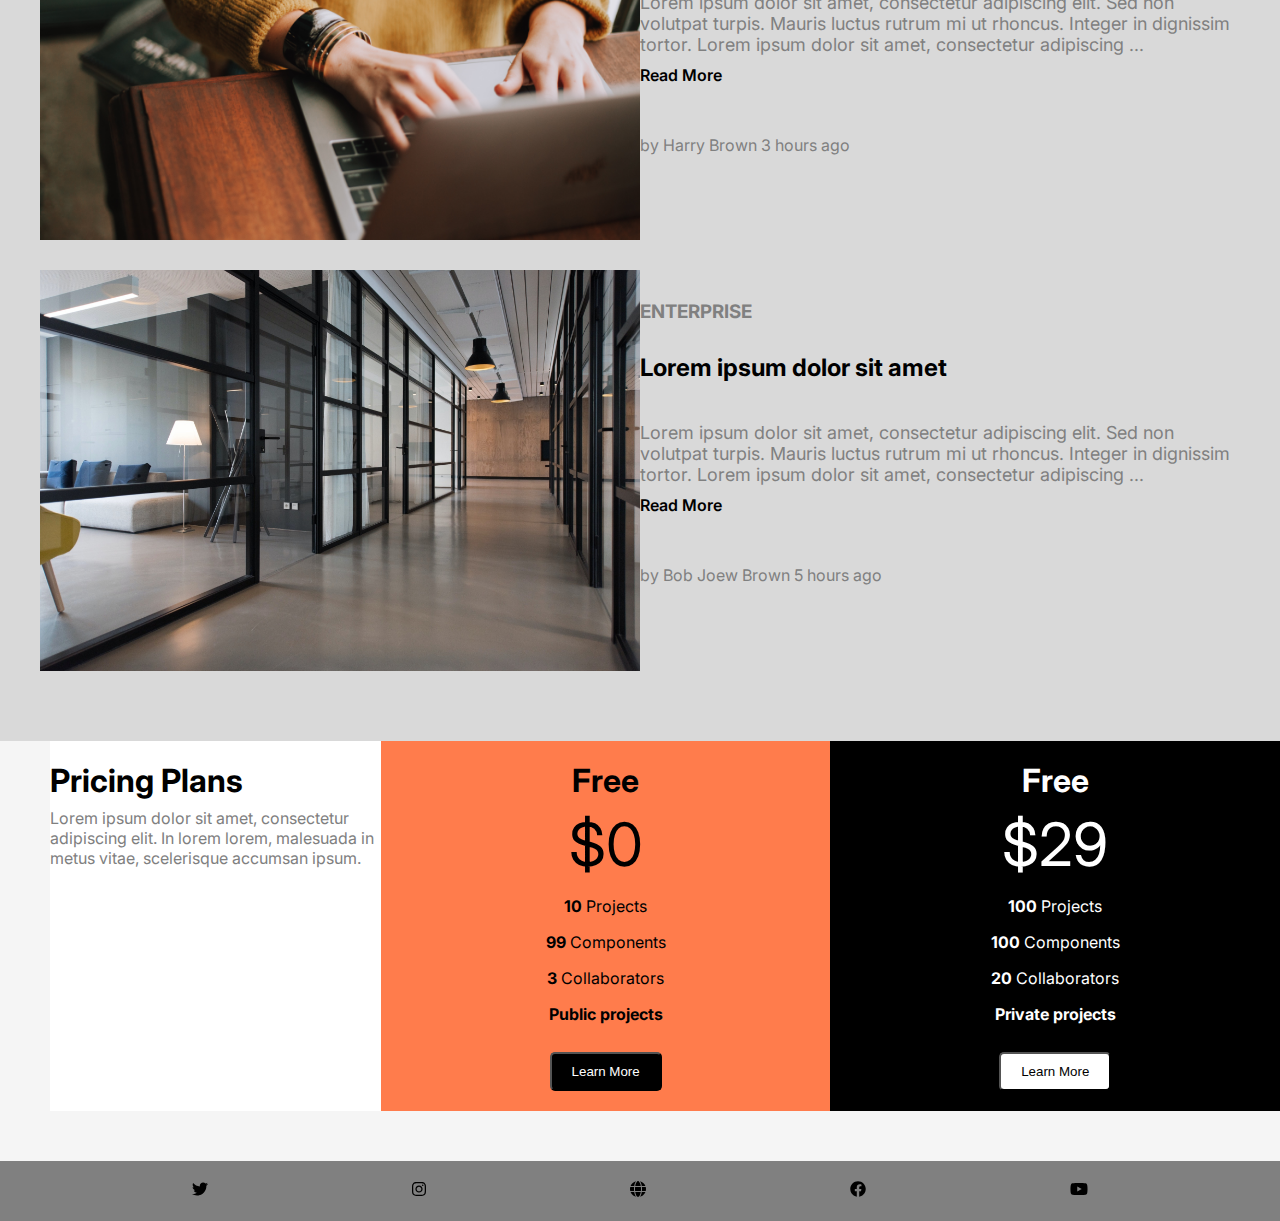
<file: FinalExam-09.08.23/03/planScheduler.html>
<!DOCTYPE html>
<html lang="en">

<head>
    <meta charset="UTF-8">
    <meta name="viewport" content="width=device-width, initial-scale=1.0">
    <link rel="stylesheet" href="planScheduler.css">
    <title>PlanScheduler</title>
</head>

<body>
    <div class="container">
        <header>
            <nav class="navigation">
                <ul>
                    <li><a href="#">About</a></li>
                    <li><a href="#">Features</a></li>
                    <li><a href="#">Pricing</a></li>
                    <li><a href="#">Team</a></li>
                    <li><a href="#">Blog</a></li>
                    <li class="buy"><a href="#">Buy now</a></li>

                </ul>
            </nav>
        </header>

        <main>
            <div class="section1">
                <div class="section1-content">
                    <h1>Let's keep things organised</h1>
                    <p> Lorem ipsum dolor sit amet, consectetur adipiscing elit. Sed non volutpat turpis.
                        Mauris luctus rutrum mi ut rhoncus. Integer in dignissim tortor.</p>
                    <button>Get Started</button>
                </div>
            </div>

            <div class="section2">
                <div class="clients">
                    <h1>50+</h1>
                    <span>Happy clients</span>
                    <p>Lorem ipsum dolor sit amet, consectetur adipiscing.</p>
                </div>

                <div class="projects">
                    <h1>369</h1>
                    <span>Projects completed</span>
                    <p>Lorem ipsum dolor sit amet, consectetur adipiscing.</p>
                </div>

                <div class="hours">
                    <h1>500+</h1>
                    <span>Hours</span>
                    <p>Lorem ipsum dolor sit amet, consectetur adipiscing.</p>
                </div>

                <div class="support">
                    <h1>24/7</h1>
                    <span>Support</span>
                    <p>Lorem ipsum dolor sit amet, consectetur adipiscing.</p>
                </div>
            </div>

            <div class="section3">

                <div class="list1">
                    <img src="./images/listPic1.jpg" alt="">

                    <h3>ENTERPRISE</h3>
                    <h2>Lorem ipsum dolor sit amet</h2>
                    <p class="text"> Lorem ipsum dolor sit amet, consectetur adipiscing elit. Sed non volutpat turpis.
                        Mauris
                        luctus
                        rutrum mi ut rhoncus. Integer in dignissim tortor. Lorem ipsum dolor sit amet, consectetur
                        adipiscing ...</p>

                    <p class="read-more">Read More</p>

                    <p class="by">by Suzzan Smith 1 hours ago</p>
                </div>

                <div class="list2">
                    <img src="./images/listPic2.jpg" alt="">
                    <h3>ENTERPRISE</h3>
                    <h2>Lorem ipsum dolor sit amet</h2>
                    <p class="text">Lorem ipsum dolor sit amet, consectetur adipiscing elit. Sed non volutpat turpis.
                        Mauris luctus
                        rutrum mi ut rhoncus. Integer in dignissim tortor. Lorem ipsum dolor sit amet, consectetur
                        adipiscing ...</p>
                    <p class="read-more">Read More</p>
                    <p class="by">by Harry Brown 3 hours ago</p>

                </div>
                <div class="list3">
                    <img src="./images/listPic3.jpg" alt="">
                    <h3>ENTERPRISE</h3>
                    <h2>Lorem ipsum dolor sit amet</h2>
                    <p class="text">Lorem ipsum dolor sit amet, consectetur adipiscing elit. Sed non volutpat turpis.
                        Mauris luctus
                        rutrum mi ut rhoncus. Integer in dignissim tortor. Lorem ipsum dolor sit amet, consectetur
                        adipiscing ...</p>
                    <p class="read-more">Read More</p>
                    <p class="by">by Bob Joew Brown 5 hours ago</p>

                </div>
            </div>

            <div class="section4">

                <div class="pricing-plans">
                    <h1>Pricing Plans</h1>
                    <p> Lorem ipsum dolor sit amet, consectetur adipiscing elit. In lorem lorem, malesuada in metus
                        vitae,
                        scelerisque accumsan ipsum.</p>
                </div>

                <div class="first-plan">
                    <h1>Free</h1>
                    <p class="price">$0</p>
                    <p><span>10</span> Projects</p>
                    <p><span>99</span> Components</p>
                    <p><span>3</span> Collaborators</p>
                    <p> <span>Public projects</span></p>
                    <button class="btn">Learn More</button>
                </div>

                <div class="second-plan">
                    <h1>Free</h1>
                    <p class="price">$29</p>
                    <p><span>100</span> Projects</p>
                    <p><span>100</span> Components</p>
                    <p><span>20</span> Collaborators</p>
                    <p><span>Private projects</span></p>
                    <button class="btn">Learn More</button>
                </div>
            </div>


        </main>

        <footer>
            <div class="icons">

                <svg xmlns="http://www.w3.org/2000/svg" height="1em"
                    viewBox="0 0 512 512"><!--! Font Awesome Free 6.4.2 by @fontawesome - https://fontawesome.com License - https://fontawesome.com/license (Commercial License) Copyright 2023 Fonticons, Inc. -->
                    <path
                        d="M459.37 151.716c.325 4.548.325 9.097.325 13.645 0 138.72-105.583 298.558-298.558 298.558-59.452 0-114.68-17.219-161.137-47.106 8.447.974 16.568 1.299 25.34 1.299 49.055 0 94.213-16.568 130.274-44.832-46.132-.975-84.792-31.188-98.112-72.772 6.498.974 12.995 1.624 19.818 1.624 9.421 0 18.843-1.3 27.614-3.573-48.081-9.747-84.143-51.98-84.143-102.985v-1.299c13.969 7.797 30.214 12.67 47.431 13.319-28.264-18.843-46.781-51.005-46.781-87.391 0-19.492 5.197-37.36 14.294-52.954 51.655 63.675 129.3 105.258 216.365 109.807-1.624-7.797-2.599-15.918-2.599-24.04 0-57.828 46.782-104.934 104.934-104.934 30.213 0 57.502 12.67 76.67 33.137 23.715-4.548 46.456-13.32 66.599-25.34-7.798 24.366-24.366 44.833-46.132 57.827 21.117-2.273 41.584-8.122 60.426-16.243-14.292 20.791-32.161 39.308-52.628 54.253z" />
                </svg>
                <svg xmlns="http://www.w3.org/2000/svg" height="1em"
                    viewBox="0 0 448 512"><!--! Font Awesome Free 6.4.2 by @fontawesome - https://fontawesome.com License - https://fontawesome.com/license (Commercial License) Copyright 2023 Fonticons, Inc. -->
                    <path
                        d="M224.1 141c-63.6 0-114.9 51.3-114.9 114.9s51.3 114.9 114.9 114.9S339 319.5 339 255.9 287.7 141 224.1 141zm0 189.6c-41.1 0-74.7-33.5-74.7-74.7s33.5-74.7 74.7-74.7 74.7 33.5 74.7 74.7-33.6 74.7-74.7 74.7zm146.4-194.3c0 14.9-12 26.8-26.8 26.8-14.9 0-26.8-12-26.8-26.8s12-26.8 26.8-26.8 26.8 12 26.8 26.8zm76.1 27.2c-1.7-35.9-9.9-67.7-36.2-93.9-26.2-26.2-58-34.4-93.9-36.2-37-2.1-147.9-2.1-184.9 0-35.8 1.7-67.6 9.9-93.9 36.1s-34.4 58-36.2 93.9c-2.1 37-2.1 147.9 0 184.9 1.7 35.9 9.9 67.7 36.2 93.9s58 34.4 93.9 36.2c37 2.1 147.9 2.1 184.9 0 35.9-1.7 67.7-9.9 93.9-36.2 26.2-26.2 34.4-58 36.2-93.9 2.1-37 2.1-147.8 0-184.8zM398.8 388c-7.8 19.6-22.9 34.7-42.6 42.6-29.5 11.7-99.5 9-132.1 9s-102.7 2.6-132.1-9c-19.6-7.8-34.7-22.9-42.6-42.6-11.7-29.5-9-99.5-9-132.1s-2.6-102.7 9-132.1c7.8-19.6 22.9-34.7 42.6-42.6 29.5-11.7 99.5-9 132.1-9s102.7-2.6 132.1 9c19.6 7.8 34.7 22.9 42.6 42.6 11.7 29.5 9 99.5 9 132.1s2.7 102.7-9 132.1z" />
                </svg>
                <svg xmlns="http://www.w3.org/2000/svg" height="1em"
                    viewBox="0 0 512 512"><!--! Font Awesome Free 6.4.2 by @fontawesome - https://fontawesome.com License - https://fontawesome.com/license (Commercial License) Copyright 2023 Fonticons, Inc. -->
                    <path
                        d="M352 256c0 22.2-1.2 43.6-3.3 64H163.3c-2.2-20.4-3.3-41.8-3.3-64s1.2-43.6 3.3-64H348.7c2.2 20.4 3.3 41.8 3.3 64zm28.8-64H503.9c5.3 20.5 8.1 41.9 8.1 64s-2.8 43.5-8.1 64H380.8c2.1-20.6 3.2-42 3.2-64s-1.1-43.4-3.2-64zm112.6-32H376.7c-10-63.9-29.8-117.4-55.3-151.6c78.3 20.7 142 77.5 171.9 151.6zm-149.1 0H167.7c6.1-36.4 15.5-68.6 27-94.7c10.5-23.6 22.2-40.7 33.5-51.5C239.4 3.2 248.7 0 256 0s16.6 3.2 27.8 13.8c11.3 10.8 23 27.9 33.5 51.5c11.6 26 20.9 58.2 27 94.7zm-209 0H18.6C48.6 85.9 112.2 29.1 190.6 8.4C165.1 42.6 145.3 96.1 135.3 160zM8.1 192H131.2c-2.1 20.6-3.2 42-3.2 64s1.1 43.4 3.2 64H8.1C2.8 299.5 0 278.1 0 256s2.8-43.5 8.1-64zM194.7 446.6c-11.6-26-20.9-58.2-27-94.6H344.3c-6.1 36.4-15.5 68.6-27 94.6c-10.5 23.6-22.2 40.7-33.5 51.5C272.6 508.8 263.3 512 256 512s-16.6-3.2-27.8-13.8c-11.3-10.8-23-27.9-33.5-51.5zM135.3 352c10 63.9 29.8 117.4 55.3 151.6C112.2 482.9 48.6 426.1 18.6 352H135.3zm358.1 0c-30 74.1-93.6 130.9-171.9 151.6c25.5-34.2 45.2-87.7 55.3-151.6H493.4z" />
                </svg>
                <svg xmlns="http://www.w3.org/2000/svg" height="1em"
                    viewBox="0 0 512 512"><!--! Font Awesome Free 6.4.2 by @fontawesome - https://fontawesome.com License - https://fontawesome.com/license (Commercial License) Copyright 2023 Fonticons, Inc. -->
                    <path
                        d="M504 256C504 119 393 8 256 8S8 119 8 256c0 123.78 90.69 226.38 209.25 245V327.69h-63V256h63v-54.64c0-62.15 37-96.48 93.67-96.48 27.14 0 55.52 4.84 55.52 4.84v61h-31.28c-30.8 0-40.41 19.12-40.41 38.73V256h68.78l-11 71.69h-57.78V501C413.31 482.38 504 379.78 504 256z" />
                </svg>
                <svg xmlns="http://www.w3.org/2000/svg" height="1em"
                    viewBox="0 0 576 512"><!--! Font Awesome Free 6.4.2 by @fontawesome - https://fontawesome.com License - https://fontawesome.com/license (Commercial License) Copyright 2023 Fonticons, Inc. -->
                    <path
                        d="M549.655 124.083c-6.281-23.65-24.787-42.276-48.284-48.597C458.781 64 288 64 288 64S117.22 64 74.629 75.486c-23.497 6.322-42.003 24.947-48.284 48.597-11.412 42.867-11.412 132.305-11.412 132.305s0 89.438 11.412 132.305c6.281 23.65 24.787 41.5 48.284 47.821C117.22 448 288 448 288 448s170.78 0 213.371-11.486c23.497-6.321 42.003-24.171 48.284-47.821 11.412-42.867 11.412-132.305 11.412-132.305s0-89.438-11.412-132.305zm-317.51 213.508V175.185l142.739 81.205-142.739 81.201z" />
                </svg>
                
            </div>
        </footer>

    </div>

</body>

</html>
</file>
<file: 01/forum.css>
@import url(https://fonts.googleapis.com/css2?family=Inter:wght@100;200;300;400;500;600;700;800;900&amp;display=swap);
html{
    padding: 0;
    margin: 0;
    box-sizing: border-box;
}

body{
    font-family: Inter;
}


.container{
    background:url(./images/background.jpg);
    width: 1200px;
    margin: 0 auto;
    display: flex;
    align-items: center;
}

.first-container{
    display: flex;
    flex-direction: column;
    padding: 50px;
    padding-left: 80px;
    padding-right: 25px;
    justify-content: center;
    height: 100%;

}
.second-container{
    display: flex;
    justify-content: end;
    padding-right: 50px;
    height: 100%;
      
}

.person-img{
   float: right;
   padding-top: 20px;
}
img{
    display: flex;
    width: 130px;
    height: 130px;
    border-radius: 50%;
}


.person1, .person2, .person3{
    background: rgba(255, 255, 255, 1);
    margin: 20px 0px;
}

.person1, .person2{
    width: 600px;
    height: 190px;
    padding: 20px 30px;
}

.person3{
    width: 300px;
    height: 460px;
    padding: 20px;
}
.name{
    font-weight: 700;
    font-size: 20px;
    margin-top: 20px;
    padding-top: 20px;
}
.person-img3{
   float: left;
   padding-left: 10px;
}
p{
    font-size:16px;
    color:grey
}
.quote{
    display: inline-block;
    font-size: 30px;
   
}
.person3 p{
    padding-top: 30px;
}

hr{
    margin-top: 70px;
}

.img-text{
    display: inline-block;
    margin-top: 2px;
}
</file>
<file: Exam-21.12.22/financial.css>
@import url(https://fonts.google.com/specimen/Poppins);

* {
    margin: 0;
    padding: 0;
    box-sizing: border-box;
}

body {
    margin: 0 auto;
    font-family: 'Poppins', sans-serif;
    max-width: 1000px;
    max-height: 800px;
}

.container{
    padding: 30px 0px;
}

header span{
    color: rgba(50, 125, 196, 1)
}

header h1{
    padding:10px;
}

.heading {
    padding-bottom: 20px;
    text-align: center;
}

article h3{
    text-align: left;
    padding: 10px 0px;
}


.card-list {
    display: flex;
    gap: 20px;
    text-align: center;
}

.card {
    flex: 1 0 30%;
    border-radius: 15px;
    background: rgba(129, 157, 175, 1);
    text-align: left;
}

img{
    display: block;
    border-radius: 15px;
    width: 100%;
}

.button{
    background: rgba(50, 125, 196, 1);
    color: #fff;
    padding: 10px;
    margin-right: 170px;
    border-radius:20px;
    text-align: center;
    margin-bottom: 15px;

}
article p{
    padding-bottom: 8px;
}
.content{
   margin-left: 15px;
}
</file>
<file: Exam-30.10.22/fitness.css>
*{
    padding: 0;
    margin: 0;
}
*, *:before, *:after {
    box-sizing: inherit;
}
html {
    box-sizing: border-box;
}

.container{
    margin: 0 auto;
    display: flex;
    max-width: 1200px;
    max-height: 600px;
    border-radius: 20px;
    align-self: center;
}

.content{
    width:100%;
    text-align: center;
    padding-top: 1.4em;
    background: #F6F7F8;
    
}

.metrics{
    display: flex;
    justify-content: space-evenly;
    gap:40px
}

img{
    width: 100%;
    height: 100%;
}
h2, .info, .height, .gender, .weight{
    padding: 1.2em;
}
h3{
    padding-bottom: 0.8em;
}
h2{
    padding-bottom: 2.5em;
}
.standart, .metric{
    border: 1px solid black;
    border-radius: 15px;
    padding: 1em;
    font-weight: 500;

}
.standart{
    background: #86D862;
}
p{
    background: rgba(5, 162, 211, 1);
    margin:0px 30px;
    border-radius: 15px;
}
</file>
<file: MovieTeamResponsive/style.css>
@import url("https://fonts.googleapis.com/css?family=PT+Sans:400,400i,700,700i|PT+Serif:400,400i,700,700i");

* {
  margin: 0;
  padding: 0;
  box-sizing: border-box;
}

body {
  font-family: PT Sans, sans-serif;
  font-size: 16px;
  letter-spacing: 1.5;
  box-sizing: inherit;
  max-width: 100vw;
  color: #67686b;
}

li{
  list-style: none;  
}

header {
  background: linear-gradient(rgba(165, 163, 163, 0.3), rgba(165, 163, 163, 0.3)),
    url(https://wallpaperaccess.com/full/329583.jpg) no-repeat center center;
  background-size: cover;
  padding: 2rem 0;
  text-shadow: 1px 1px 1px rgb(80, 79, 79);
}

nav img {
  width: 50px;
  height: 50px;
}

header nav {
  display: flex;
  width: 70%;
  margin: 0 auto;
  justify-content: space-between;
  align-items: center;
}

header nav ul li {
  display: inline-block;
  list-style-type: none;
}

header nav ul li a {
  color: white;
  text-decoration: none;
  font-weight: bold;
}

header nav ul li {
  padding-right: 1em;
}

.header-title {
  color: white;
  margin: 0 auto;
  text-align: center;
  padding: 6em 0;
}

.header-title h1 {
  font-size: 50px;
  padding-bottom: 0.5em;
}

.header-title p {
  font-size: 20px;
}

.header-title button {
  padding: 0.7em 0.9em;
  color: rgb(104, 102, 102);
  font-weight: bold;
  font-size: 16px;
  border: none;
  border-radius: 0.3rem;
  background: rgb(231, 238, 240);
  margin-top: 2em;
  /* border: 2px solid rgb(104, 102, 102); */
}

h3 {
  font-size: 24px;
}

.team-description-wrapper,
.about-us {
  width: 80%;
  margin: 0 auto;
  padding: 2.5rem 0;
  text-align: center;
}


.blog-section p:nth-child(2),
.team-description p:nth-child(2),
.about-us p:nth-child(2) {
  font-style: italic;
  padding-bottom: 2.5rem;
}

.about-us p:nth-child(3){
  width: 70%;
  margin: 0 auto;
}

.choose-us {
  padding: 2.5rem 0;
  /* background: rgb(231, 242, 245);     */
}

.choose-us ul{
  display: flex;
  justify-content: space-around;
}

.choose-us li {
  flex: 0 0 25%;
  text-align: center;
}

.choose-us li h4 {
  padding-bottom: 0.8rem;
  font-size: 20px;
}

.choose-us li img {
  width: 8rem;
  height: 8rem;
}

.team-description{
  background: rgb(231, 242, 245);
}

.team-description ul {
  display: flex;
  justify-content: space-between;
}

.team-description ul li img {
  width: 250px;
  height: 250px;
  padding-bottom: 0.3rem;
}

.team-description ul li > p:nth-child(2) {
  padding: 0;
}

.blog-news {  
  background: rgb(231, 242, 245);  
  padding: 2.5rem 0;
  text-align: center;
}

.blog-news ul {
  display: flex;
  justify-content: space-around;
  padding-top: 2rem;
}

.blog-news ul .item {
  list-style: none outside;
  display: flex;
  text-align: center;
  flex: 0 0 35%;
  box-shadow: 0 0.3rem 1rem 0.3rem rgba(0,0,0,0.3); 
}

.blog-news .content{
  width: 15rem;
  padding: 0 2rem;
  text-align: left;
  display: flex;
  flex-direction: column;
  justify-content: center;
  background: white;
}

.blog-news .content h4{
  padding-bottom: 1rem;
}

.blog-news ul .item .avatar {
  width: 300px;
  height: 200px;
  overflow: hidden;
  position: relative; 
  margin: 0 auto;  
  margin: 0;
}

.blog-news ul .item .avatar:before {
  display: block;
  content: '';
  padding-top: 100%;
}

.blog-news ul .item .avatar img {
  display: block;
  width: 100%;
  height: auto;
  position: absolute;
  top: 0;
  left: 0;
}

footer {
  background: #2d333c;
  text-align: center;
  color: white;
  padding: 1em 0;
}
</file>
<file: MovieTeamResponsive/responsive.css>
@media(width <=600px){
    header nav{
        flex-direction: column;
        padding: 20px 0px;

    }

    header nav ul{
        display: flex;
        flex-direction: column;
    }
    header nav ul li{
        padding: 4px 0px;
        font-size: 20px
    }
    .header-title h1{
        font-size: 35px;
    }
    .header-title{
        padding: 0.5em;
    }
    
    .team-description ul{
        flex-direction: row;
        flex-wrap: wrap;
        justify-content: space-around;

    }
    .team-description-wrapper{
        width: 100%
    }
    .team-description ul li{
        width: 35%;
        height: 350%;
        padding: 50px 0px;
    }

    .about-us{
        width: 100%;
    }
    .choose-us ul{
        flex-direction: column;
    }

    .choose-us{
        font-size:20px
    }
    .choose-us li{
        padding: 20px 80px;
    }
    .blog-news ul{
        flex-direction: column;
    }
    .blog-news ul li{
        margin: 25px 70px;
    }
  
    

    

    
    
}
</file>
<file: Exam-18.06.23/01/enterprise.css>
@import url(https://fonts.googleapis.com/css2?family=Inter:wght@100;200;300;400;500;600;700;800;900&amp;display=swap);

* {
    margin: 0;
    padding: 0;
    box-sizing: border-box;
}

html {
    font-family: Inter;
}

.container {
    display: flex;
    background: rgba(217, 217, 217, 1);
    padding: 40px 60px;
    margin: 0 auto;
    width: 1200px;
    gap:20px;
}

img {
    width: 100%;
    height: 185px;
}

.card {
    display: flex;
    flex-direction: column;
    box-shadow:  1px 1px 0px  rgba(0, 0, 0, 0.2);


}

.content {
    margin: 0 15px;
}

.heading {
    font-size: 22px;
    font-weight: 300;
    padding-bottom: 20px;
    color: #000;
}

.person {
    padding-top: 10px;
    padding-left: 10px;
    width: 70px;
    height: 56px;
    border-radius: 50%;
    

}

.creator{
    display: flex;
}
.men {
    padding-top: 20px;
    padding-right: 50px;
    padding-left: 10px;
}
.time{
    padding-top: 20px;
    padding-left: 60px;
    color: rgba(89, 89, 89, 1)
}



p {
    font-size: 16px;
    padding-bottom: 20px;
    color: rgba(89, 89, 89, 1)
}

hr {
    margin-right: 15px;
    height: 3.4px;
    background: #000;
}

h4 {
    color: rgba(89, 89, 89, 1);
    padding-bottom: 5px;

}
</file>
<file: Exam-18.06.23/02/style.css>
@import url(https://fonts.googleapis.com/css2?family=Open+Sans:ital,wght@0,300;0,400;0,600;0,700;0,800;1,300;1,400;1,600;1,700;1,800&amp;display=swap);
@import url(https://fonts.googleapis.com/css2?family=Roboto:ital,wght@0,100;0,300;0,400;0,500;0,700;0,900;1,100;1,300;1,400;1,500;1,700;1,900&amp;display=swap);

html {
  line-height: 1.15;
  font-family: Open Sans;
  font-size: 18px;
}

body {
  font-weight: 400;
  font-style: normal;
  text-decoration: none;
  text-transform: none;
  letter-spacing: normal;
  line-height: 1.55;
  color: #000000;
  background-color: #ffffff;
  margin: 0;
}

* {
  box-sizing: border-box;
  border-width: 0;
  border-style: solid;
}

.Content {
  font-size: 16px;
  font-family: Arial;
  font-weight: 400;
  line-height: 1.55;
  text-transform: none;
  text-decoration: none;
}

.Card-Heading {
  font-size: 24px;
  font-style: normal;
  font-family: Roboto;
  font-weight: 700;
  line-height: 1.55;
  text-transform: none;
  text-decoration: none;
}

.Anchor {
  font-size: 18px;
  font-style: normal;
  font-family: Roboto;
  font-weight: 700;
  line-height: 1.55;
  text-transform: capitalize;
  text-decoration: none;
}

.Section-Heading {
  font-size: 48px;
  font-family: Roboto;
  font-weight: 700;
  line-height: 1.22;
  text-transform: none;
  text-decoration: none;
}

.home-container {
  width: 100%;
  height: auto;
  display: flex;
  min-height: 100vh;
  align-items: center;
  flex-direction: column;
}

.home-navbar-container {
  top: 0;
  width: 100%;
  display: flex;
  z-index: 100;
  position: sticky;
  box-shadow: 5px 5px 10px 0px #d4d4d4;
  align-items: center;
  flex-direction: column;
  justify-content: center;
  background-color: #ffffff;
}

.home-navbar {
  width: 100%;
  display: flex;
  position: relative;
  max-width: 1414px;
  align-items: center;
  padding-top: 16px;
  padding-left: 24px;
  padding-right: 24px;
  flex-direction: row;
  padding-bottom: 16px;
  justify-content: space-between;
}

.home-links-container {
  display: flex;
  align-items: flex-start;
  flex-direction: row;
}

.home-link,
.home-link1,
.home-link2 {
  font-weight: bold;
  margin-right: 24px;
  text-decoration: none;
}

.home-link3 {
  text-decoration: none;
}

.home-cta-container {
  display: flex;
  align-items: center;
  flex-direction: row;
  justify-content: space-between;
}

.home-cta-btn {
  color: #ffffff;
  padding-top: 8px;
  padding-left: 40px;
  border-radius: 34px;
  padding-right: 40px;
  padding-bottom: 8px;
  background-color: #bb4cff;
  border-top-width: 0px;
  border-left-width: 0px;
  border-right-width: 0px;
  border-bottom-width: 0px;
}

.home-image {
  width: 50px;
  object-fit: cover;
}

.home-hero {
  width: 100%;
  display: flex;
  max-width: 1414px;
  margin-top: 40px;
  align-items: center;
  padding-top: 40px;
  padding-left: 24px;
  margin-bottom: 40px;
  padding-right: 24px;
  flex-direction: row;
  padding-bottom: 40px;
  justify-content: space-between;
}

.home-hero-text-container {
  width: 35%;
  display: flex;
  align-items: flex-start;
  margin-left: 50px;
  flex-direction: column;
}

.home-heading {
  font-size: 48px;
  text-align: center;
  font-family: Roboto;
  font-weight: 700;
  line-height: 1.22;
  margin-bottom: 24px;
  text-transform: none;
  text-decoration: none;
}

.home-text {
  color: #000000;
}

.home-text02 {
  color: #999999;
  text-align: center;
  margin-bottom: 24px;
}

.home-cta-btn2 {
  color: #ffffff;
  align-self: stretch;
  text-align: center;
  padding-top: 16px;
  border-width: 0px;
  border-radius: 34px;
  padding-bottom: 16px;
  background-color: #bb4cff;
}

.home-image1 {
  width: 50%;
  object-fit: contain;
}

.home-features {
  width: 100%;
  height: 680px;
  display: flex;
  max-width: 1414px;
  align-items: center;
  padding-top: 4px;
  padding-left: 24px;
  padding-right: 24px;
  flex-direction: column;
}

.home-heading-container {
  width: 45%;
  display: flex;
  align-items: center;
  margin-bottom: 40px;
  flex-direction: column;
}

.home-text03 {
  text-align: center;
  margin-bottom: 32px;
}

.home-text04,
.home-text05,
.home-text06,
.home-text07 {
  color: #999999;
  text-align: center;
}

.home-cards-container {
  width: 100%;
  display: flex;
  flex-wrap: wrap;
  align-items: flex-start;
  flex-direction: row;
  justify-content: space-between;
}

.home-feature-card {
  width: 30%;
  display: flex;
  position: relative;
  align-self: flex-start;
  align-items: center;
  padding-top: 16px;
  padding-left: 16px;
  padding-right: 16px;
  flex-direction: column;
  padding-bottom: 16px;
}

.home-image2,
.home-image3,
.home-image4 {
  width: 326px;
  height: 226px;
  object-fit: cover;
  margin-bottom: 20px;
}

.home-heading1,
.home-heading2,
.home-heading3 {
  margin-bottom: 24px;
}

.home-feature-card1,
.home-feature-card2 {
  width: 30%;
  display: flex;
  align-items: center;
  padding-top: 16px;
  padding-left: 16px;
  padding-right: 16px;
  flex-direction: column;
  padding-bottom: 16px;
}

.home-stats {
  width: 100%;
  display: grid;
  padding: 48px;
  grid-gap: 32px;
  max-width: 1400px;
  grid-template-columns: 1fr 1fr 1fr 1fr;
}

.home-stat,
.home-stat1,
.home-stat2,
.home-stat3 {
  display: flex;
  align-items: center;
  flex-direction: column;
}

.home-text08,
.home-text13,
.home-text17,
.home-text22 {
  color: #bb4cff;
  font-size: 3rem;
}

.home-text11,
.home-text15,
.home-text20,
.home-text24 {
  font-size: 1.15rem;
  margin-top: 4px;
  text-align: center;
}

.home-text12,
.home-text16,
.home-text21,
.home-text25 {
  color: #999999;
  font-size: 0.75rem;
  margin-top: 4px;
  text-align: center;
}

.home-icon10,
.home-icon12,
.home-icon14,
.home-icon16 {
  width: 16px;
  height: 16px;
  margin-right: 32px;
}

.home-icon18 {
  width: 16px;
  height: 16px;
}
</file>
<file: Exam-18.06.23/02/responsive.css>
@media(width <=600px) {

    body {
        margin: 0 auto;
    }

    .home-hero {
        flex-direction: column;
        padding-left: 40px;
    }

    .home-image1 {
        order: 1;
        width: 100%;

    }

    .home-hero-text-container {
        width: 100%;
        order: 3;
        margin: 0;
    }
    .home-cta-btn2{
        align-self: center;
    }
    
    .home-heading-container{
        width: 100%;

    }
    .home-cards-container{
        flex-direction: column;
        flex-wrap: nowrap;
        width:100%;
        order:1
    }
    .home-stats{
        padding-top: 850px;
        display: flex;
        flex-direction: column;
    }
    .home-feature-card,
    .home-feature-card1,
    .home-feature-card2{
        width: 100%;

    }
    .home-image2,
    .home-image3,
    .home-image4{
        width: 400px;
    }




}
</file>
<file: Exam-18.08.22/01/register.css>
@import url(https://fonts.googleapis.com/css2?family=Mulish&display=swap);
*{
    margin: 0;
    padding: 0;
    box-sizing: border-box;
}

body{
    background:url(./images/background.png);
    background-size: 100%;
    font: 11px/1.5 Mulish;

}
.form{
    background:url(./images/form-background.png);
    background-size: 100%;
    display: flex;
    flex-direction: column;
    width: 700px;
    height: 350px;
    margin: 100px auto;
    padding: 20px;
    border-radius: 20px;
}
h2{
    padding-left: 100px;
    padding-bottom: 20px;
}

input{
    width: 90px;
}

.emailfield, .passwordfield, .confpassfield{
    width:300px;
    padding: 5px 0px;
    border-radius: 10px;
}

.namefield, .lnamefield{
    border-radius: 10px;
    padding: 5px 0px;;
}

button{
    width: 30px;
}

.namearea, .email, .password, .confpass, .check, .register{
    padding: 5px 0px;
}

.check{
    display: flex;
    padding-right: 30px;
    
}

.checkbox{
    width:30px
}
.register{
    width: 100px;
    padding: 5px;
    margin:10px 0px;
    font-size: 12px;
    border: 1px solid black;
    border-radius: 15px;
    background: red;
    color: #fff

}
</file>
<file: Exam-18.08.22/02/style.css>
@import url("https://fonts.googleapis.com/css?family=PT+Sans:400,400i,700,700i|PT+Serif:400,400i,700,700i");

* {
  margin: 0;
  padding: 0;
  box-sizing: border-box;
}

body {
  font-family: PT Sans, sans-serif;
  font-size: 16px;
  letter-spacing: 1.5;
  box-sizing: inherit;
  max-width: 100vw;
  color: #67686b;
}

li{
  list-style: none;  
}

header {
  background: linear-gradient(rgba(165, 163, 163, 0.3), rgba(165, 163, 163, 0.3)),
    url(./images/header-pic.jpg) no-repeat center center;
  background-size: cover;
  padding: 2rem 0;
  text-shadow: 1px 1px 1px rgb(80, 79, 79);
}

header nav {
  display: flex;
  width: 70%;
  margin: 0 auto;
  justify-content: space-between;
  align-items: center;
}

header nav ul li {
  display: inline-block;
  list-style-type: none;
}

header nav ul li a {
  color: white;
  text-decoration: none;
  font-weight: bold;
}

header nav ul li {
  padding-right: 1em;
}

.header-title {
  color: white;
  margin: 0 auto;
  text-align: center;
  padding: 6em 0;
}

.header-title h1 {
  font-size: 50px;
  padding-bottom: 0.5em;
}

.header-title p {
  font-size: 20px;
}

.header-title button {
  padding: 0.7em 0.9em;
  color: rgb(104, 102, 102);
  font-weight: bold;
  font-size: 16px;
  border: none;
  border-radius: 0.3rem;
  background: rgb(231, 238, 240);
  margin-top: 2em;
  /* border: 2px solid rgb(104, 102, 102); */
}

h3 {
  font-size: 24px;
}

.team-description-wrapper,
.about-us {
  width: 80%;
  margin: 0 auto;
  padding: 2.5rem 0;
  text-align: center;
}


.blog-section p:nth-child(2),
.team-description p:nth-child(2),
.about-us p:nth-child(2) {
  font-style: italic;
  padding-bottom: 2.5rem;
}

.about-us p:nth-child(3){
  width: 70%;
  margin: 0 auto;
}

.choose-us {
  padding: 2.5rem 0;
  /* background: rgb(231, 242, 245);     */
}

.choose-us ul{
  display: flex;
  justify-content: space-around;
}

.choose-us li {
  flex: 0 0 25%;
  text-align: center;
}

.choose-us li h4 {
  padding-bottom: 0.8rem;
  font-size: 20px;
}

.choose-us li img {
  width: 8rem;
  height: 8rem;
}

.team-description{
  background: rgb(231, 242, 245);
}

.team-description ul {
  display: flex;
  justify-content: space-between;
}

.team-description ul li img {
  width: 250px;
  height: 250px;
  padding-bottom: 0.3rem;
}

.team-description ul li > p:nth-child(2) {
  padding: 0;
}

.blog-news {  
  background: rgb(231, 242, 245);  
  padding: 2.5rem 0;
  text-align: center;
}

.blog-news ul {
  display: flex;
  justify-content: space-around;
  padding-top: 2rem;
}

.blog-news ul .item {
  list-style: none outside;
  display: flex;
  text-align: center;
  flex: 0 0 35%;
  box-shadow: 0 0.3rem 1rem 0.3rem rgba(0,0,0,0.3); 
}

.blog-news .content{
  width: 15rem;
  padding: 0 2rem;
  text-align: left;
  display: flex;
  flex-direction: column;
  justify-content: center;
  background: white;
}

.blog-news .content h4{
  padding-bottom: 1rem;
}

.blog-news ul .item .avatar {
  width: 18rem;
  overflow: hidden;
  position: relative; 
  margin: 0 auto;  
  margin: 0;
}

.blog-news ul .item .avatar:before {
  display: block;
  content: '';
  padding-top: 100%;
}

.blog-news ul .item .avatar img {
  display: block;
  width: 100%;
  height: auto;
  position: absolute;
  top: 0;
  left: 0;
}

footer {
  background: #2d333c;
  text-align: center;
  color: white;
  padding: 1em 0;
}
</file>
<file: Exam-18.08.22/02/responsive.css>
@media(width <=600px) {
    header nav {
        flex-direction: column;
    }

    header nav ul li {
        display: flex;
        padding: 3px;
    }

    header nav img {
        padding-bottom: 20px;
    }

    .header-title h1 {
        font-size: 35px;
    }

    .header-title {
        padding: 5px;
    }

    .about-us {
        width: 100%;
    }


    .team-description ul {
        flex-direction: row;
        flex-wrap: wrap;
    }

    .team-description ul li img {
        width: 200px;
        height: 200px;
        padding-bottom: 0.3rem;
    }

    .choose-us ul{
        display: flex;
        flex-direction: column;
        margin: 0 100px;

    }
    .blog-news ul{
        display: flex;
        justify-content: space-between;
        flex-direction: column;
    }
    .blog-news ul .item{
        margin-bottom: 50px;
    }



}
</file>
<file: FinalExam-09.08.23/03/planScheduler.css>
@import url(https://fonts.googleapis.com/css2?family=Inter:wght@100;200;300;400;500;600;700;800;900&amp;display=swap);

* {
    padding: 0;
    margin: 0;
    box-sizing: border-box;
}

html {
    font-family: Inter;
}

.container {
    width: 1280px;
    margin: 0 auto;
}

.navigation {
    background: rgba(217, 217, 217, 1);
    padding: 20px 0px;
    padding-left: 30px;
    width: 100%;
}

nav ul li {
    display: inline-block;
}

.buy {
    display: inline-block;
    margin-left: 680px;
    background: rgba(255, 255, 255, 1);
    padding: 8px;
    color: rgba(96, 96, 96, 1);
    border-radius: 7px;
    border: 1px solid rgba(96, 96, 96, 1);
}

nav ul li a {
    text-decoration: none;
    color: #000;
    padding: 15px;
}

.section1 {
    background: url(./images/background.jpg);
    background-size: 100%;
    width: 1280px;

}

.section1-content {
    width: 750px;
    padding-left: 200px;
    padding-top: 150px;
}

.section1 h1 {
    padding-top: 160px;
    padding-bottom: 30px;
    padding-left: 30px;
    font-size: 45px;
}

.section1 p {
    font-size: 20px;
    color: #fff;
    padding-top: 50px;

}
.section1 button{
    margin: 40px 0px;
    padding: 10px;
    background: #000;
    color: #fff;
}

.section2{
    display: flex;
    justify-content: space-between;
    align-items: center;
    text-align: center;
    gap:20px;
    padding: 20px 80px;

}
.section2 h1{
    color: rgba(255, 124, 76, 1);
    padding: 30px;
}
.section2 span{
    font-weight: 600;
}
.section2 p{
    padding-top: 10px;
}

.section3{
    display: flex;
    flex-direction: column;
    background: rgba(217, 217, 217, 1);
    padding: 40px;

}
.section3 img{
    width: 50%;
    float: left;
    padding-bottom: 30px;
}

.section3 h3{
    padding: 30px 0px;
    color:grey
}
.section3 h2{
    padding-bottom: 40px;
}

.text{
    color:grey;
    font-size: 18px
}

.read-more{
    font-weight: 600;
    padding-top: 10px;
    padding-bottom: 50px;
}
.by{
    color:grey;
}

.section4{
    display: flex;
    justify-content: space-between;
    width: 100%;
    background: rgba(245, 245, 245, 1);
    padding-bottom: 50px;
}
.pricing-plans{
    background: #fff;
    
    margin-left: 50px;
    padding: 20px 0px;
}
.pricing-plans p{
    color:grey;
}
.first-plan{
    width: 100%;
    background: rgba(255, 124, 76, 1);
    text-align: center;
    padding: 20px 0px;

}
.second-plan{
    width: 100%;
    background: rgba(0, 0, 0, 1);
    color:#fff;
    text-align: center;
    padding: 20px 0px;

}
.first-plan .btn{
    background: #000;
    color:#fff;
    padding: 10px 20px;
    margin-top: 20px;
    border-radius: 5px;
}

.second-plan .btn{
    background: #fff;
    color:#000;
    padding: 10px 20px;
    margin-top: 20px;
    border-radius: 5px;

}

.price{
    font-size: 60px;
    padding: 10px 0px;
}
.section4 p{
    padding: 8px 0px;
}

.first-plan span, .second-plan span{
    font-weight: bold;
}

footer{
    display: flex;
    justify-content: space-around;
    padding: 20px;
    background: grey;
}
svg{
    padding: 0px 100px;
}
</file>
